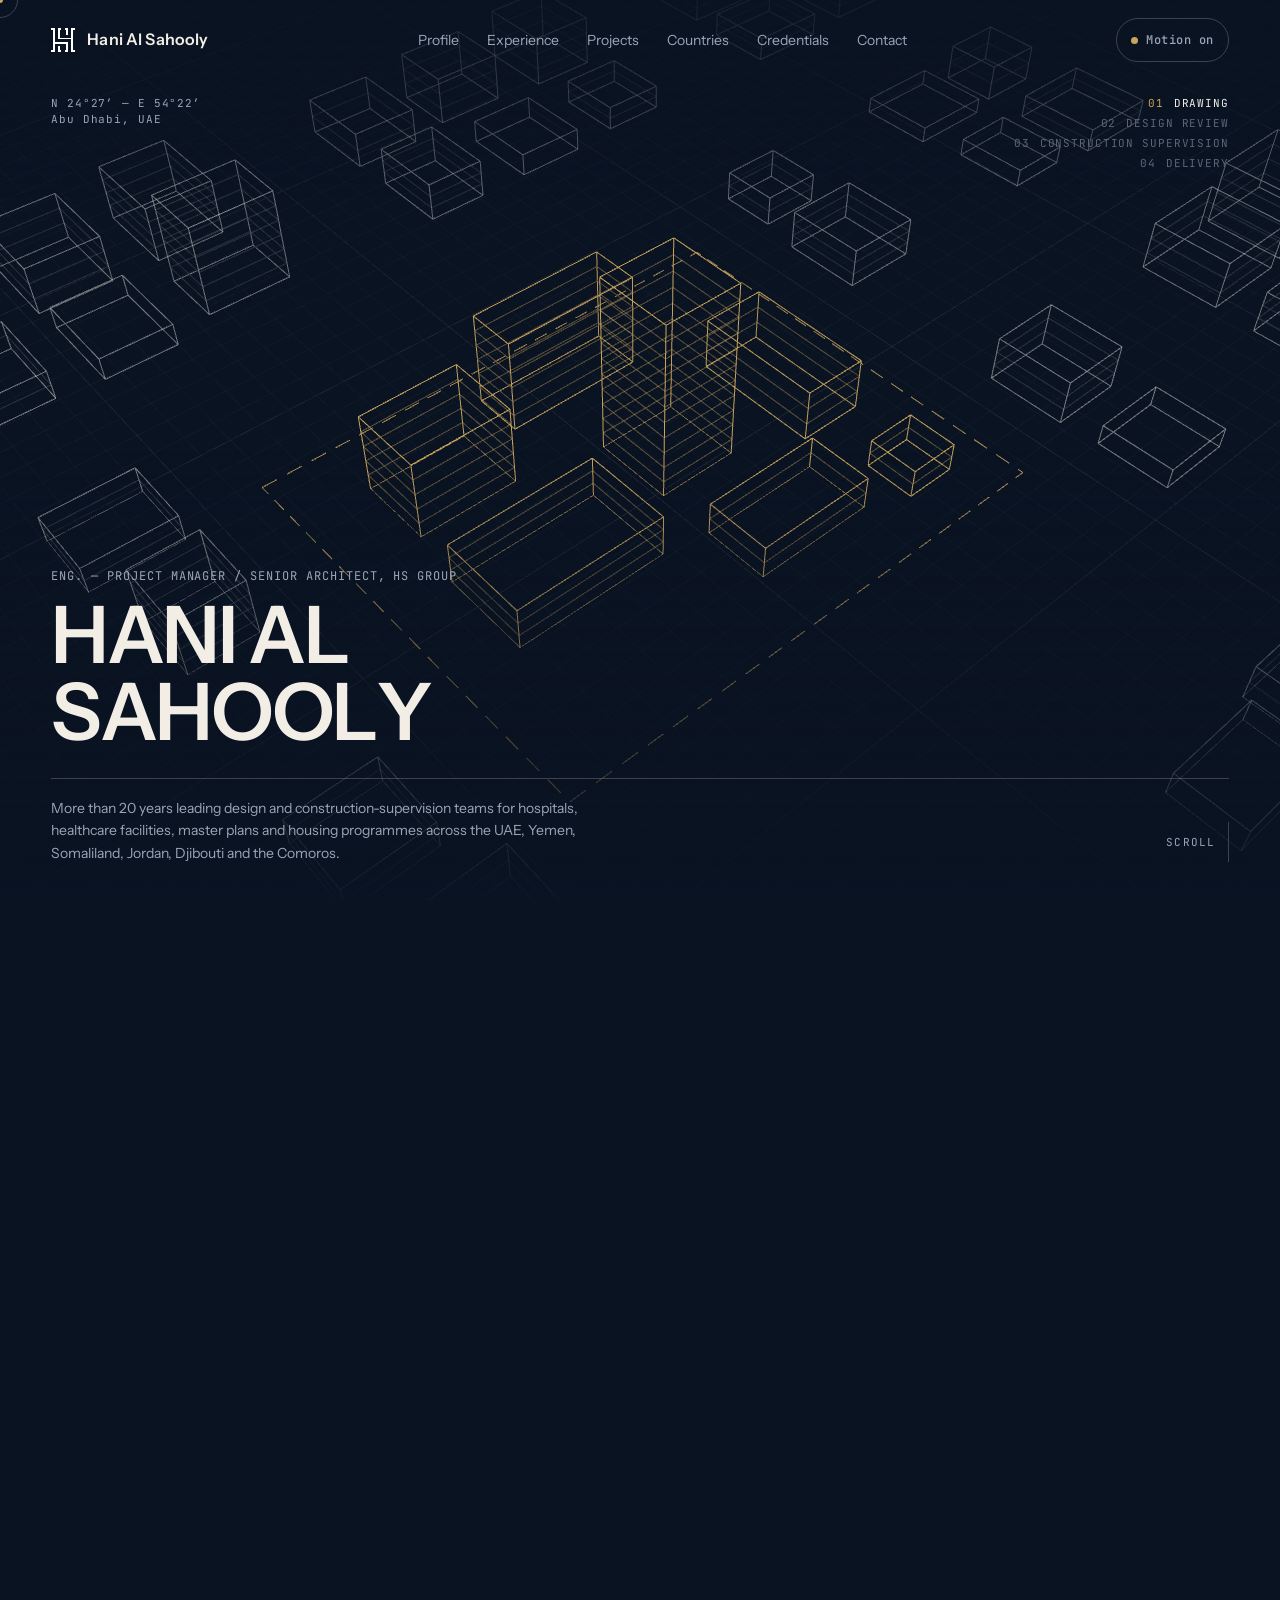
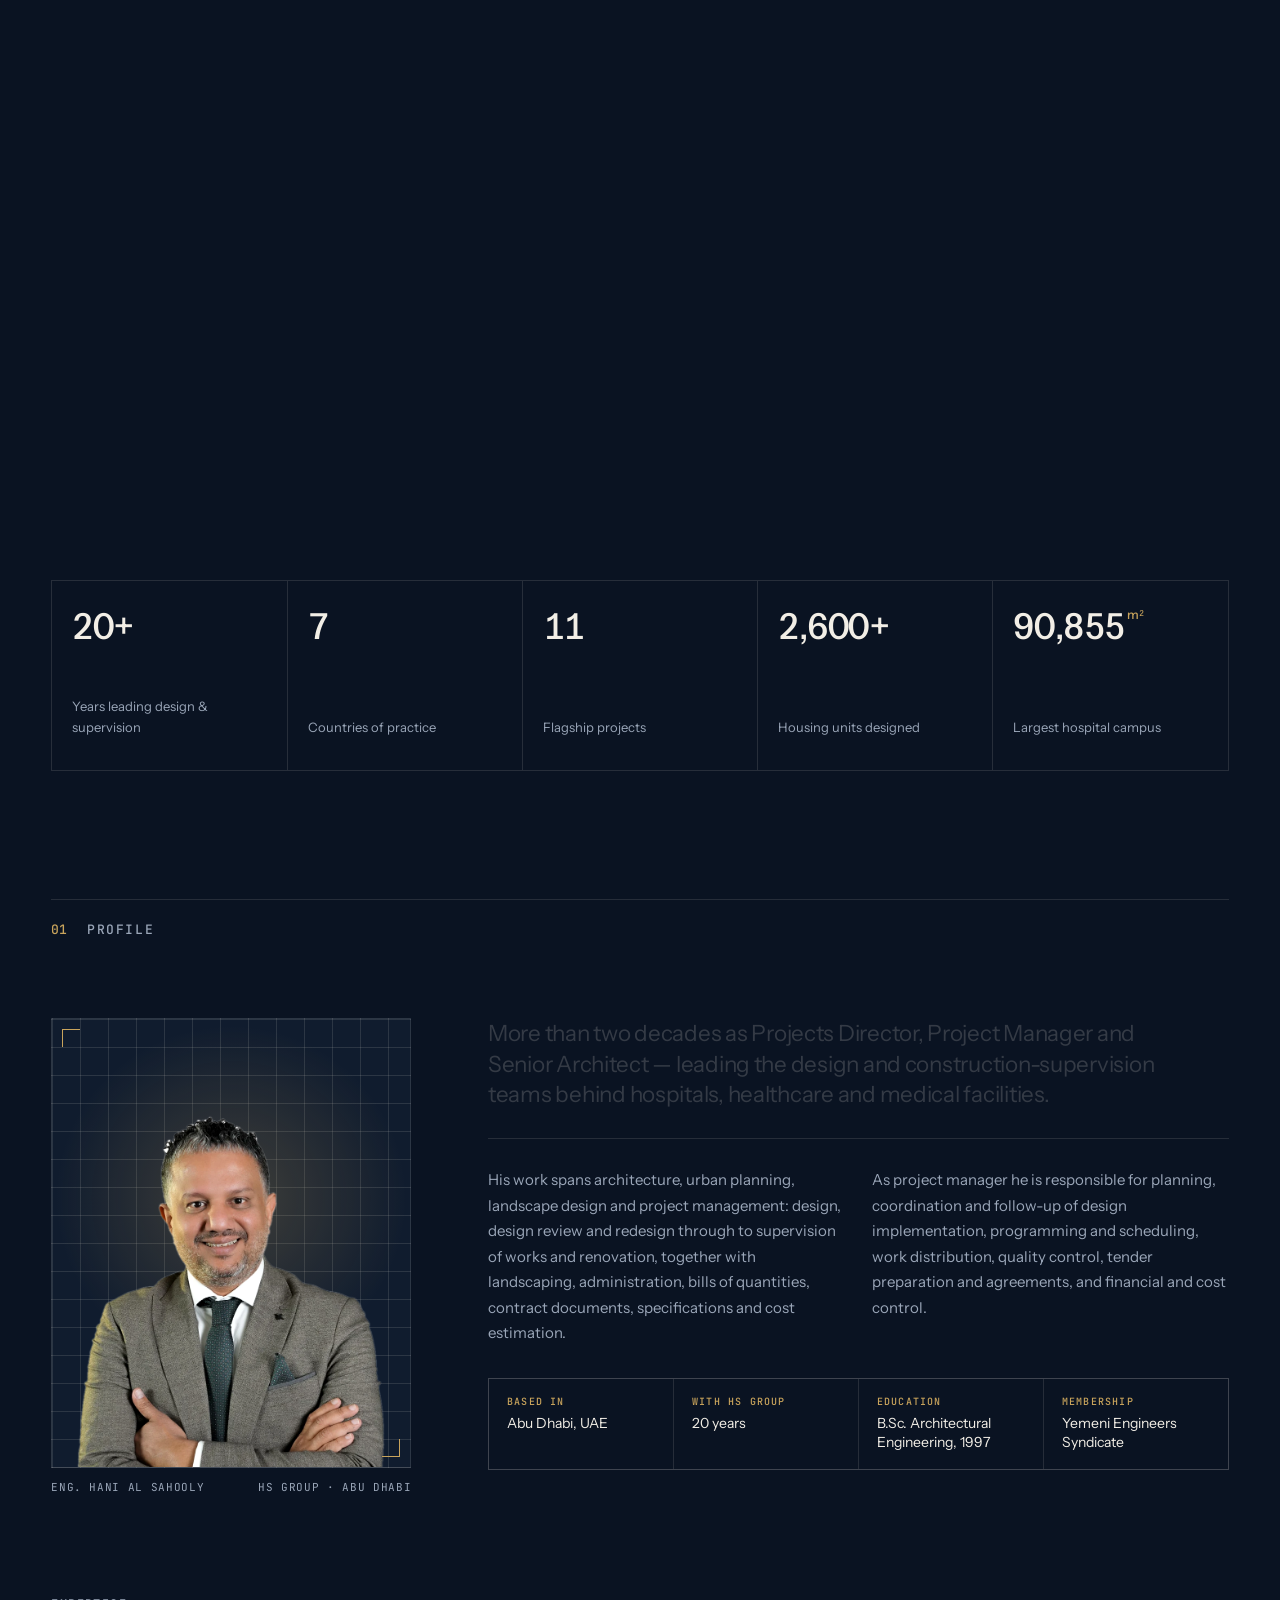
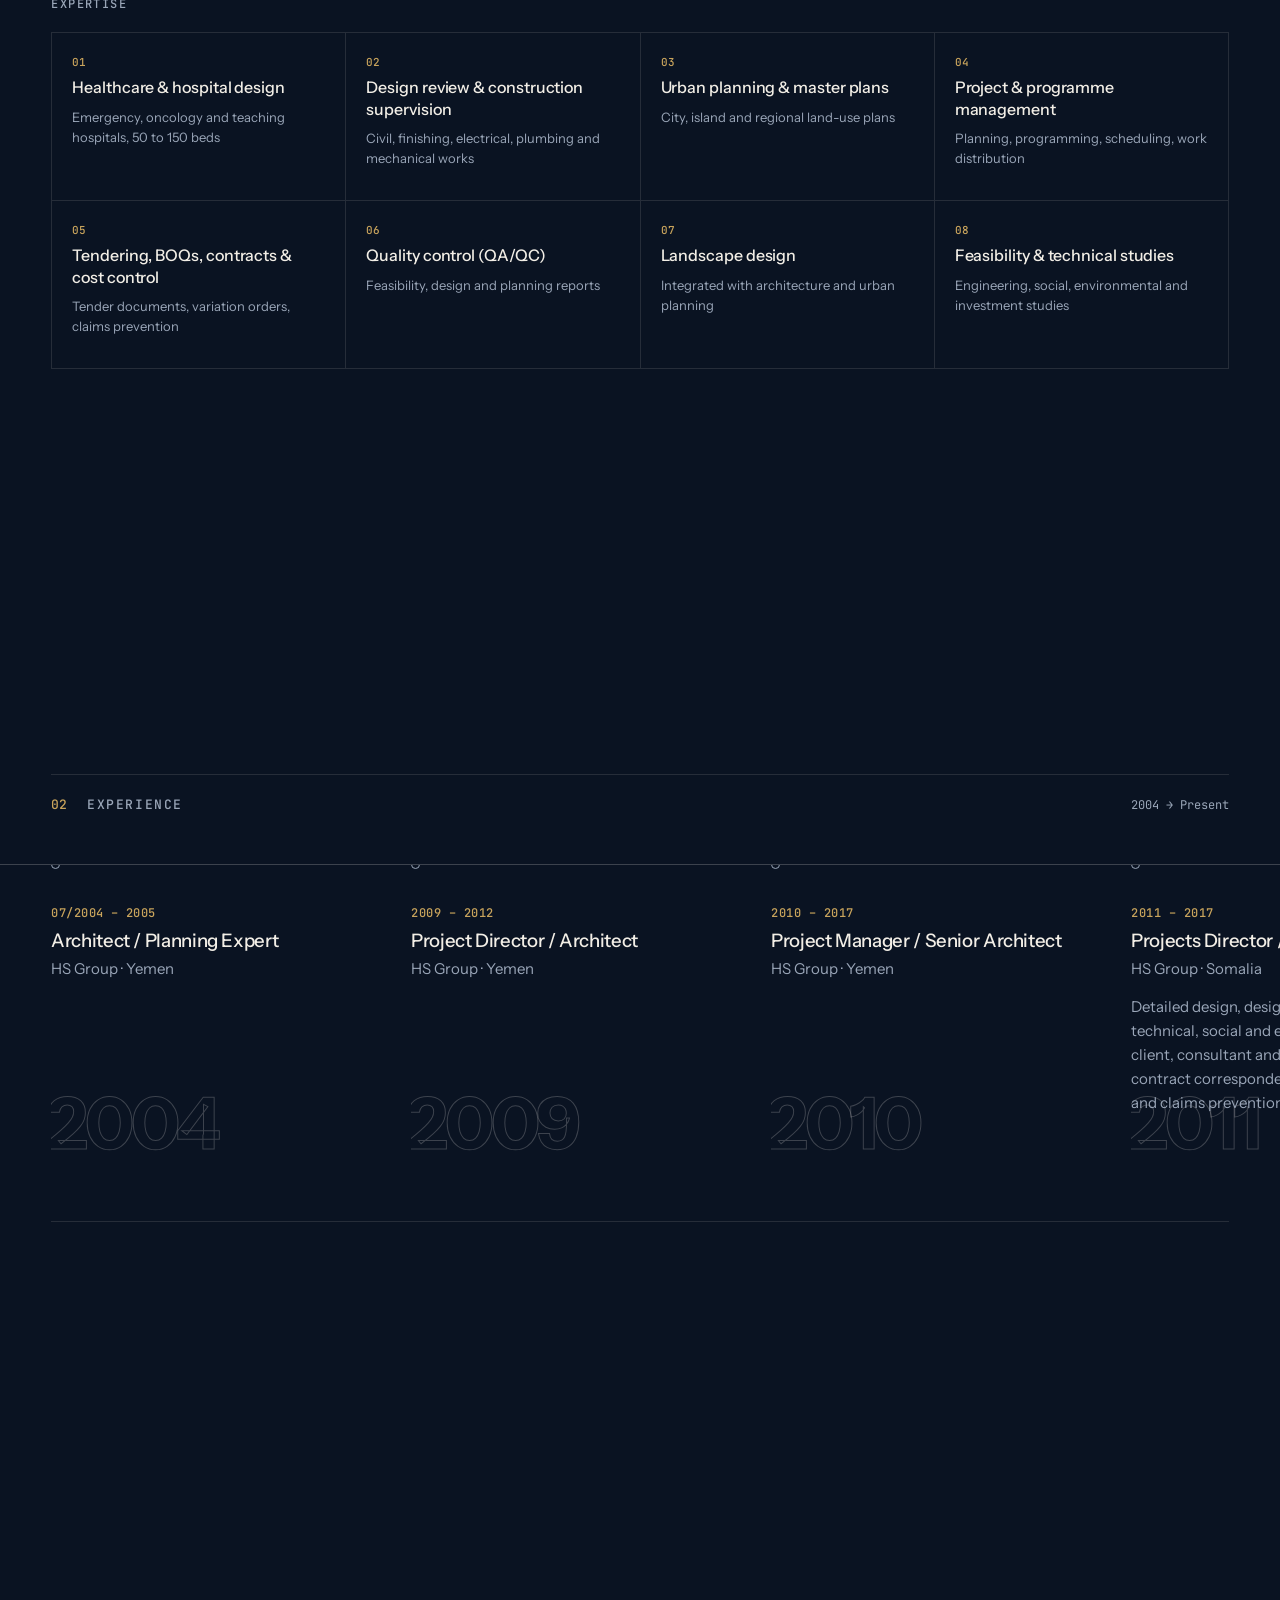
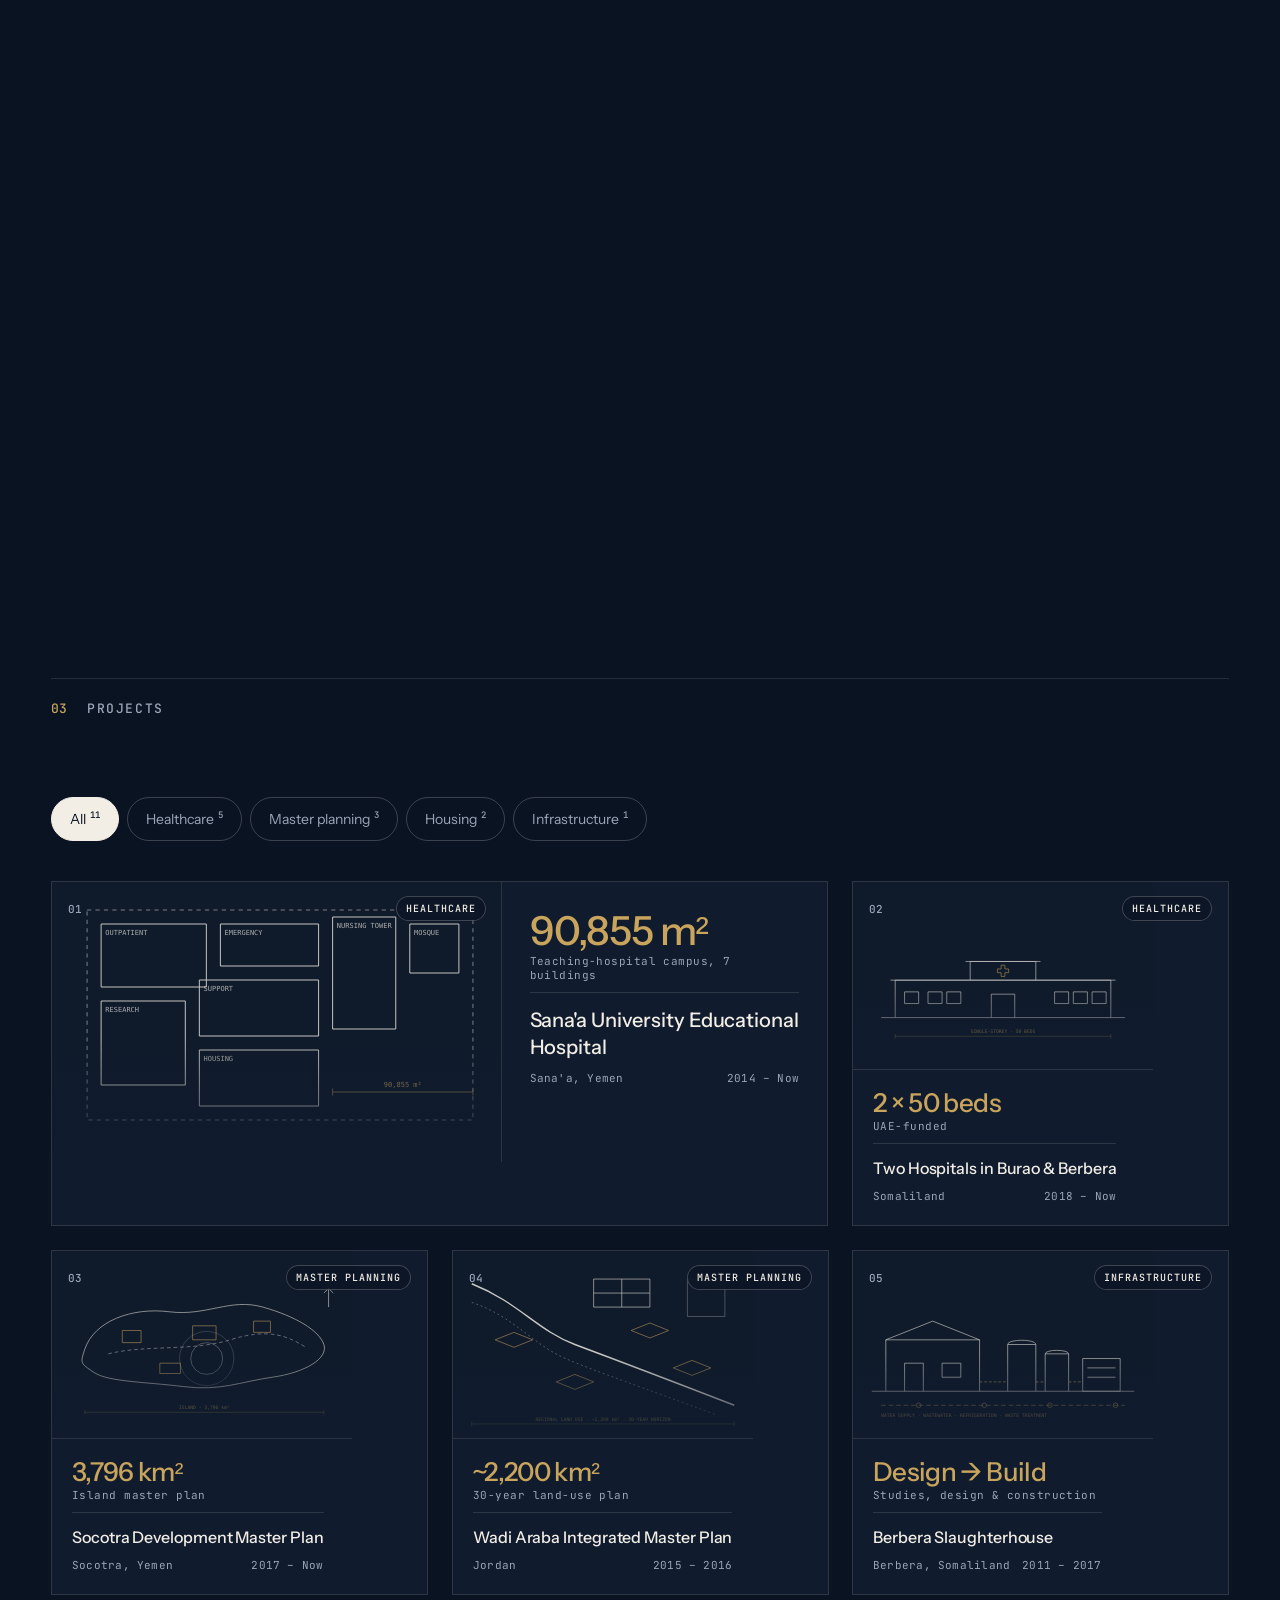
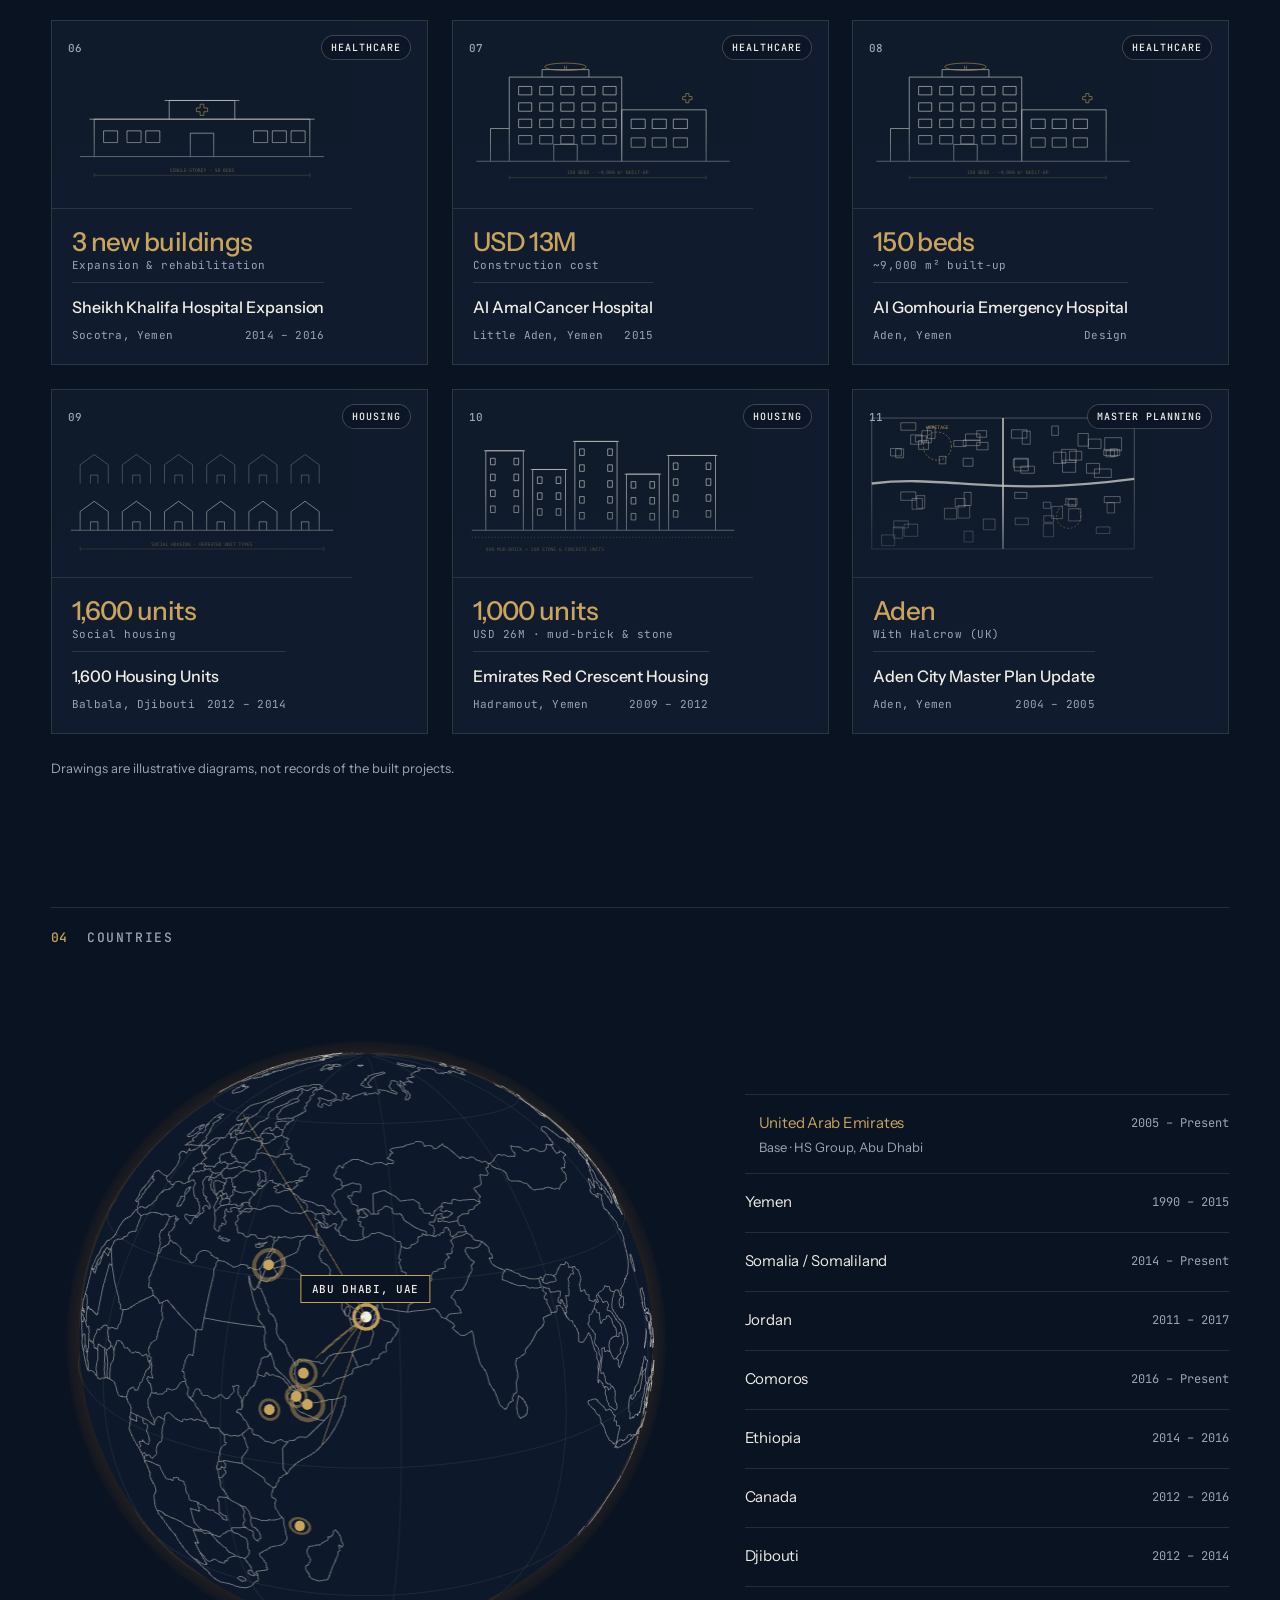
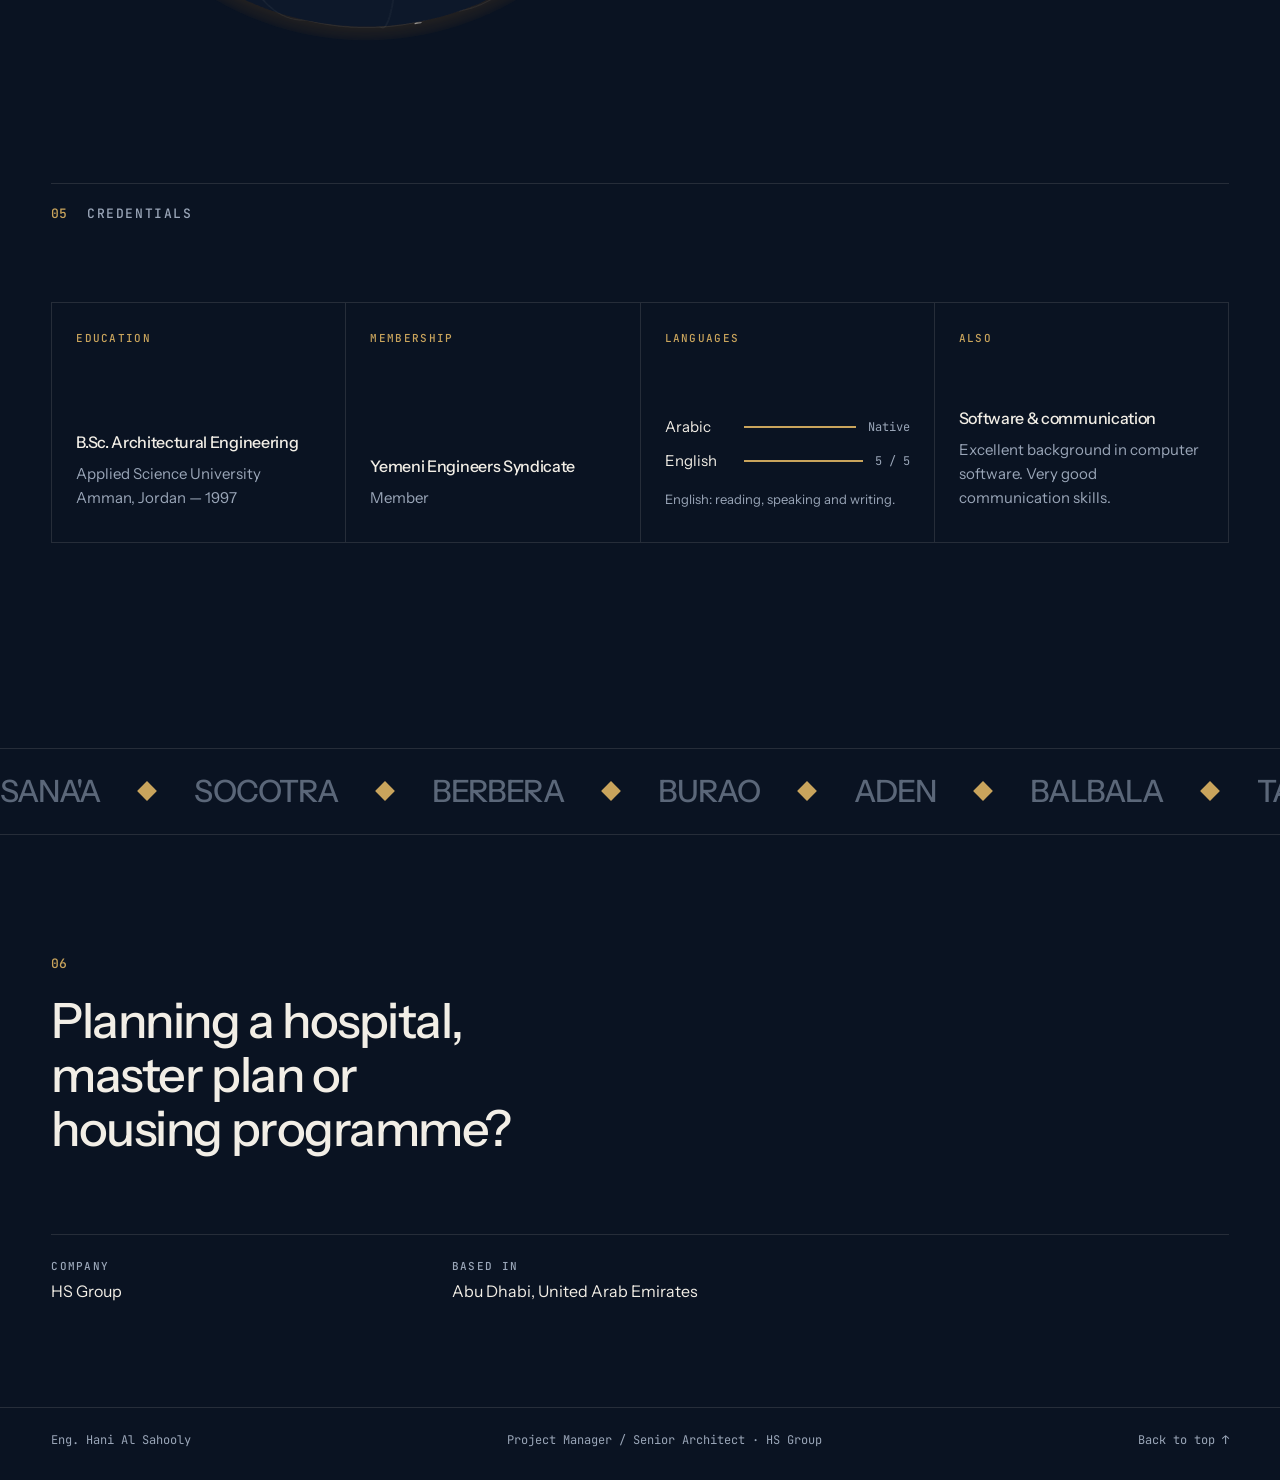
<file: index.html>
<!DOCTYPE html>
<html lang="en" class="no-js">
<head>
    <meta charset="utf-8">
    <meta name="viewport" content="width=device-width, initial-scale=1, viewport-fit=cover">
    <title>Hani Al Sahooly — Project Manager &amp; Senior Architect | HS Group</title>
    <meta name="description" content="Eng. Hani Al Sahooly — Project Manager and Senior Architect at HS Group, Abu Dhabi. 20+ years leading design and construction-supervision teams for hospitals, healthcare facilities, master plans and housing programmes across the UAE, Yemen, Somaliland, Jordan, Djibouti and the Comoros.">
    <meta name="author" content="Hani Al Sahooly">
    <meta name="theme-color" content="#0A1322">
    <meta property="og:type" content="profile">
    <meta property="og:site_name" content="Hani Al Sahooly">
    <meta property="og:title" content="Hani Al Sahooly — Project Manager &amp; Senior Architect | HS Group">
    <meta property="og:description" content="20+ years leading design and construction-supervision teams for hospitals, healthcare facilities, master plans and housing programmes.">
    <meta property="og:url" content="https://engaliabuhatem.github.io/hany_cv_3/">
    <meta property="og:image" content="https://engaliabuhatem.github.io/hany_cv_3/images/hani-al-sahooly.jpg">
    <meta name="twitter:card" content="summary_large_image">

    <link rel="preconnect" href="https://fonts.googleapis.com">
    <link rel="preconnect" href="https://fonts.gstatic.com" crossorigin>
    <link href="https://fonts.googleapis.com/css2?family=Instrument+Sans:wdth,wght@75..100,400..700&family=JetBrains+Mono:wght@400;500&display=swap" rel="stylesheet">
    <link href="css/site.css?v=10" rel="stylesheet">
    <link rel="icon" href="images/favicon.png?v=2">

    <script>
        /* Decide motion mode before first paint */
        (function () {
            var d = document.documentElement, pref = null;
            try { pref = localStorage.getItem("motion"); } catch (e) {}
            /* Motion is on unless the visitor switches it off with the Motion button.
               If the operating system asks for reduced motion, run a gentler "lite" mode
               (native scrolling, no custom cursor) instead of removing the experience. */
            var reduce = pref === "off";
            var lite = !reduce && pref === null && window.matchMedia("(prefers-reduced-motion: reduce)").matches;
            d.classList.remove("no-js");
            d.classList.add(reduce ? "motion-off" : "motion-on");
            if (lite) d.classList.add("motion-lite");
            var seen = false;
            try { seen = sessionStorage.getItem("intro") === "1"; } catch (e) {}
            if (!reduce && !seen) d.classList.add("is-loading");
        })();
    </script>

    <script type="application/ld+json">
    {
        "@context": "https://schema.org",
        "@type": "Person",
        "name": "Hani Al Sahooly",
        "honorificPrefix": "Eng.",
        "jobTitle": "Project Manager / Senior Architect",
        "worksFor": { "@type": "Organization", "name": "HS Group" },
        "alumniOf": { "@type": "CollegeOrUniversity", "name": "Applied Science University, Amman, Jordan" },
        "address": { "@type": "PostalAddress", "addressLocality": "Abu Dhabi", "addressCountry": "AE" },
        "knowsLanguage": ["Arabic", "English"],
        "memberOf": { "@type": "Organization", "name": "Yemeni Engineers Syndicate" }
    }
    </script>
</head>
<body>
    <a class="skip" href="#main">Skip to content</a>

    <!-- Intro: the HS mark is drawn, then the curtain lifts -->
    <div class="loader" aria-hidden="true">
        <svg class="loader__mark" viewBox="-4 -4 410 409"><path pathLength="1" d="M0 0L59 0L59 232L288 232L288 401L287 401L287 400L230 400L230 372L257 372L257 371L258 371L258 262L257 262L257 261L60 261L60 262L59 262L59 400L48 400L48 401L34 401L34 400L0 400L0 372L27 372L27 371L29 371L29 30L28 30L28 29L1 29L1 28L0 28Z"/><path pathLength="1" d="M114 0L173 0L173 28L172 28L172 29L144 29L144 160L145 160L145 161L342 161L342 160L343 160L343 159L342 159L342 156L343 156L343 155L342 155L342 110L343 110L343 8L342 8L342 6L343 6L343 3L342 3L342 1L343 1L343 0L402 0L402 28L401 28L401 29L373 29L373 371L374 371L374 372L402 372L402 400L401 400L401 401L400 401L400 400L397 400L397 401L396 401L396 400L343 400L343 395L342 395L342 357L343 357L343 351L342 351L342 328L343 328L343 237L342 237L342 189L341 189L341 190L340 190L340 189L119 189L119 190L118 190L118 189L114 189Z"/><path pathLength="1" d="M227 0L288 0L288 116L257 116L257 29L227 29Z"/><path pathLength="1" d="M114 305L146 305L146 371L175 371L175 400L114 400Z"/></svg>
        <span class="loader__count">0</span>
    </div>

    <div class="cursor" aria-hidden="true"><span class="cursor__dot"></span><span class="cursor__ring"></span></div>

    <header class="nav">
        <a class="nav__brand" href="#top" data-cursor>
            <img src="images/hs-logo.svg" alt="" width="24" height="24">
            <span>Hani Al Sahooly</span>
        </a>
        <nav class="nav__links" id="menu" aria-label="Main">
            <a href="#profile">Profile</a>
            <a href="#experience">Experience</a>
            <a href="#projects">Projects</a>
            <a href="#countries">Countries</a>
            <a href="#credentials">Credentials</a>
            <a href="#contact">Contact</a>
        </nav>
        <div class="nav__tools">
            <button class="motion-toggle" type="button" aria-pressed="false" data-cursor>
                <span class="motion-toggle__dot" aria-hidden="true"></span><span class="motion-toggle__label">Motion on</span>
            </button>
            <button class="menu-btn" type="button" aria-expanded="false" aria-controls="menu" data-cursor><span class="sr-only">Open menu</span><i></i><i></i></button>
        </div>
    </header>

    <main id="main">

        <!-- ============ HERO: 3D campus, drawing to building ============ -->
        <section class="hero" id="top" aria-label="Introduction">
            <div class="hero__sticky">
                <div class="hero__canvas" aria-hidden="true">
                    <svg class="hero__fallback" viewBox="0 0 800 500" preserveAspectRatio="xMidYMid slice"><g fill="none" stroke="currentColor" stroke-width="1"><path d="M120 300l180-90 260 130-180 90z"/><path d="M300 210v-90l260 130v90M120 300v-60l180-90M560 250l120-60v90l-120 60"/><path d="M380 160l60-30 120 60-60 30z"/></g></svg>
                </div>
                <div class="hero__vignette" aria-hidden="true"></div>

                <div class="hero__meta" aria-hidden="true">
                    <span>N 24°27′ — E 54°22′</span>
                    <span>Abu Dhabi, UAE</span>
                </div>

                <ol class="stages" aria-label="How a project is delivered">
                    <li class="stage is-active"><span>01</span>Drawing</li>
                    <li class="stage"><span>02</span>Design review</li>
                    <li class="stage"><span>03</span>Construction supervision</li>
                    <li class="stage"><span>04</span>Delivery</li>
                </ol>

                <div class="hero__content">
                    <p class="hero__role"><span class="mask"><span>Eng. — Project Manager / Senior Architect, HS Group</span></span></p>
                    <h1 class="hero__name" aria-label="Hani Al Sahooly"><span class="split" aria-hidden="true">Hani Al</span><span class="split" aria-hidden="true">Sahooly</span></h1>
                    <div class="hero__bottom">
                        <p class="hero__lead">More than 20 years leading design and construction-supervision teams for hospitals, healthcare facilities, master plans and housing programmes across the UAE, Yemen, Somaliland, Jordan, Djibouti and the Comoros.</p>
                        <a class="hero__cue" href="#profile" data-cursor><span>Scroll</span><i aria-hidden="true"></i></a>
                    </div>
                </div>
            </div>
        </section>

        <!-- ============ NUMBERS ============ -->
        <section class="numbers" aria-label="Career in numbers">
            <div class="numbers__grid">
                <div class="num"><span class="num__v"><span data-count="20">20</span>+</span><span class="num__k">Years leading design &amp; supervision</span></div>
                <div class="num"><span class="num__v" data-count="7">7</span><span class="num__k">Countries of practice</span></div>
                <div class="num"><span class="num__v" data-count="11">11</span><span class="num__k">Flagship projects</span></div>
                <div class="num"><span class="num__v"><span data-count="2600">2,600</span>+</span><span class="num__k">Housing units designed</span></div>
                <div class="num"><span class="num__v"><span data-count="90855">90,855</span><small>m²</small></span><span class="num__k">Largest hospital campus</span></div>
            </div>
        </section>

        <!-- ============ PROFILE ============ -->
        <section class="sec profile" id="profile" aria-labelledby="h-profile">
            <header class="sec__head">
                <span class="sec__no">01</span>
                <h2 id="h-profile" class="sec__title">Profile</h2>
            </header>
            <div class="profile__grid">
                <figure class="profile__photo">
                    <div class="profile__frame tilt" data-cursor>
                        <img src="images/hani-cutout.webp" alt="Eng. Hani Al Sahooly" width="754" height="935" loading="lazy">
                    </div>
                    <figcaption><span>Eng. Hani Al Sahooly</span><span>HS Group · Abu Dhabi</span></figcaption>
                </figure>
                <div class="profile__main">
                    <p class="profile__statement scrub-words">More than two decades as Projects Director, Project Manager and Senior Architect — leading the design and construction-supervision teams behind hospitals, healthcare and medical facilities.</p>
                    <div class="profile__text">
                        <p class="reveal">His work spans architecture, urban planning, landscape design and project management: design, design review and redesign through to supervision of works and renovation, together with landscaping, administration, bills of quantities, contract documents, specifications and cost estimation.</p>
                        <p class="reveal">As project manager he is responsible for planning, coordination and follow-up of design implementation, programming and scheduling, work distribution, quality control, tender preparation and agreements, and financial and cost control.</p>
                    </div>
                    <dl class="facts reveal">
                        <div><dt>Based in</dt><dd>Abu Dhabi, UAE</dd></div>
                        <div><dt>With HS Group</dt><dd>20 years</dd></div>
                        <div><dt>Education</dt><dd>B.Sc. Architectural Engineering, 1997</dd></div>
                        <div><dt>Membership</dt><dd>Yemeni Engineers Syndicate</dd></div>
                    </dl>
                </div>
            </div>

            <h3 class="sub reveal">Expertise</h3>
            <ul class="expertise">
                <li class="xp"><span class="xp__no">01</span><span class="xp__name">Healthcare &amp; hospital design</span><span class="xp__desc">Emergency, oncology and teaching hospitals, 50 to 150 beds</span></li>
                <li class="xp"><span class="xp__no">02</span><span class="xp__name">Design review &amp; construction supervision</span><span class="xp__desc">Civil, finishing, electrical, plumbing and mechanical works</span></li>
                <li class="xp"><span class="xp__no">03</span><span class="xp__name">Urban planning &amp; master plans</span><span class="xp__desc">City, island and regional land-use plans</span></li>
                <li class="xp"><span class="xp__no">04</span><span class="xp__name">Project &amp; programme management</span><span class="xp__desc">Planning, programming, scheduling, work distribution</span></li>
                <li class="xp"><span class="xp__no">05</span><span class="xp__name">Tendering, BOQs, contracts &amp; cost control</span><span class="xp__desc">Tender documents, variation orders, claims prevention</span></li>
                <li class="xp"><span class="xp__no">06</span><span class="xp__name">Quality control (QA/QC)</span><span class="xp__desc">Feasibility, design and planning reports</span></li>
                <li class="xp"><span class="xp__no">07</span><span class="xp__name">Landscape design</span><span class="xp__desc">Integrated with architecture and urban planning</span></li>
                <li class="xp"><span class="xp__no">08</span><span class="xp__name">Feasibility &amp; technical studies</span><span class="xp__desc">Engineering, social, environmental and investment studies</span></li>
            </ul>
        </section>

        <!-- ============ EXPERIENCE (horizontal on desktop) ============ -->
        <section class="experience" id="experience" aria-labelledby="h-exp">
            <div class="experience__pin">
                <header class="sec__head experience__head">
                    <span class="sec__no">02</span>
                    <h2 id="h-exp" class="sec__title">Experience</h2>
                    <span class="experience__hint" aria-hidden="true">2004 → Present</span>
                </header>
                <div class="experience__track">
                    <ol class="tl">
                        <li class="tl__item"><span class="tl__date">07/2004 – 2005</span><h3>Architect / Planning Expert</h3><p class="tl__org">HS Group · Yemen</p></li>
                        <li class="tl__item"><span class="tl__date">2009 – 2012</span><h3>Project Director / Architect</h3><p class="tl__org">HS Group · Yemen</p></li>
                        <li class="tl__item"><span class="tl__date">2010 – 2017</span><h3>Project Manager / Senior Architect</h3><p class="tl__org">HS Group · Yemen</p></li>
                        <li class="tl__item tl__item--wide"><span class="tl__date">2011 – 2017</span><h3>Projects Director / Senior Architect (Planner)</h3><p class="tl__org">HS Group · Somalia</p><p>Detailed design, design review, construction supervision, and technical, social and environmental studies. Coordinated client, consultant and contractor interfaces: payments, contract correspondence, tender documents, variation orders and claims prevention.</p></li>
                        <li class="tl__item tl__item--wide"><span class="tl__date">01/2011 – Present</span><h3>Projects' Manager / Senior Architect</h3><p class="tl__org">HS International · UAE — UAE, Somalia, Ethiopia, Comoros, Yemen</p><p>Project manager and quality control for UAE and Yemen projects; responsible for planning administration, human resources, project management, marketing and public relations, and financial and administrative management.</p></li>
                        <li class="tl__item"><span class="tl__date">2012 – 2014</span><h3>Project Director / QC</h3><p class="tl__org">HS Group</p></li>
                        <li class="tl__item"><span class="tl__date">2015 – 2016</span><h3>Project Director / Head of QACs / Senior Urban Planner</h3><p class="tl__org">HS Group · Jordan</p></li>
                        <li class="tl__item"><span class="tl__date">07/2017 – Present</span><h3>Project Manager</h3><p class="tl__org">HS Group · Yemen (Socotra)</p></li>
                        <li class="tl__item tl__item--now"><span class="tl__date">01/2018 – Present</span><h3>Project Manager / Senior Architect</h3><p class="tl__org">HS Group · Abu Dhabi</p></li>
                    </ol>
                </div>
                <div class="experience__bar" aria-hidden="true"><span></span></div>
            </div>
        </section>

        <!-- ============ PROJECTS ============ -->
        <section class="sec projects" id="projects" aria-labelledby="h-proj">
            <header class="sec__head">
                <span class="sec__no">03</span>
                <h2 id="h-proj" class="sec__title">Projects</h2>
            </header>
            <div class="filter" role="group" aria-label="Filter projects by type">
                <button type="button" data-filter="all" aria-pressed="true" data-cursor>All<sup>11</sup></button>
                <button type="button" data-filter="healthcare" aria-pressed="false" data-cursor>Healthcare<sup>5</sup></button>
                <button type="button" data-filter="planning" aria-pressed="false" data-cursor>Master planning<sup>3</sup></button>
                <button type="button" data-filter="housing" aria-pressed="false" data-cursor>Housing<sup>2</sup></button>
                <button type="button" data-filter="infrastructure" aria-pressed="false" data-cursor>Infrastructure<sup>1</sup></button>
            </div>

            <ul class="plist">
                <li class="p p--wide" data-cat="healthcare" data-id="p1">
                    <button type="button" class="p__btn" data-cursor="view" aria-label="Sana'a University Educational Hospital — open details">
                        <span class="p__media"><img src="images/projects/hospital-campus.svg" alt="" loading="lazy" width="640" height="400"></span>
                        <span class="p__top"><span class="p__no">01</span><span class="p__tag">Healthcare</span></span>
                        <span class="p__body">
                            <span class="p__stat">90,855 m²<small>Teaching-hospital campus, 7 buildings</small></span>
                            <span class="p__name">Sana'a University Educational Hospital</span>
                            <span class="p__meta"><span>Sana'a, Yemen</span><span>2014 – Now</span></span>
                        </span>
                        <span class="p__go" aria-hidden="true">→</span>
                    </button>
                </li>
                <li class="p" data-cat="healthcare" data-id="p2">
                    <button type="button" class="p__btn" data-cursor="view" aria-label="Two Hospitals in Burao and Berbera — open details">
                        <span class="p__media"><img src="images/projects/hospital-low.svg" alt="" loading="lazy" width="640" height="400"></span>
                        <span class="p__top"><span class="p__no">02</span><span class="p__tag">Healthcare</span></span>
                        <span class="p__body">
                            <span class="p__stat">2 × 50 beds<small>UAE-funded</small></span>
                            <span class="p__name">Two Hospitals in Burao &amp; Berbera</span>
                            <span class="p__meta"><span>Somaliland</span><span>2018 – Now</span></span>
                        </span>
                        <span class="p__go" aria-hidden="true">→</span>
                    </button>
                </li>
                <li class="p" data-cat="planning" data-id="p3">
                    <button type="button" class="p__btn" data-cursor="view" aria-label="Socotra Development Master Plan — open details">
                        <span class="p__media"><img src="images/projects/island-plan.svg" alt="" loading="lazy" width="640" height="400"></span>
                        <span class="p__top"><span class="p__no">03</span><span class="p__tag">Master planning</span></span>
                        <span class="p__body">
                            <span class="p__stat">3,796 km²<small>Island master plan</small></span>
                            <span class="p__name">Socotra Development Master Plan</span>
                            <span class="p__meta"><span>Socotra, Yemen</span><span>2017 – Now</span></span>
                        </span>
                        <span class="p__go" aria-hidden="true">→</span>
                    </button>
                </li>
                <li class="p" data-cat="planning" data-id="p4">
                    <button type="button" class="p__btn" data-cursor="view" aria-label="Wadi Araba Integrated Master Plan — open details">
                        <span class="p__media"><img src="images/projects/valley-plan.svg" alt="" loading="lazy" width="640" height="400"></span>
                        <span class="p__top"><span class="p__no">04</span><span class="p__tag">Master planning</span></span>
                        <span class="p__body">
                            <span class="p__stat">~2,200 km²<small>30-year land-use plan</small></span>
                            <span class="p__name">Wadi Araba Integrated Master Plan</span>
                            <span class="p__meta"><span>Jordan</span><span>2015 – 2016</span></span>
                        </span>
                        <span class="p__go" aria-hidden="true">→</span>
                    </button>
                </li>
                <li class="p" data-cat="infrastructure" data-id="p5">
                    <button type="button" class="p__btn" data-cursor="view" aria-label="Berbera Slaughterhouse — open details">
                        <span class="p__media"><img src="images/projects/infrastructure.svg" alt="" loading="lazy" width="640" height="400"></span>
                        <span class="p__top"><span class="p__no">05</span><span class="p__tag">Infrastructure</span></span>
                        <span class="p__body">
                            <span class="p__stat">Design → Build<small>Studies, design &amp; construction</small></span>
                            <span class="p__name">Berbera Slaughterhouse</span>
                            <span class="p__meta"><span>Berbera, Somaliland</span><span>2011 – 2017</span></span>
                        </span>
                        <span class="p__go" aria-hidden="true">→</span>
                    </button>
                </li>
                <li class="p" data-cat="healthcare" data-id="p6">
                    <button type="button" class="p__btn" data-cursor="view" aria-label="Sheikh Khalifa Hospital Expansion — open details">
                        <span class="p__media"><img src="images/projects/hospital-low.svg" alt="" loading="lazy" width="640" height="400"></span>
                        <span class="p__top"><span class="p__no">06</span><span class="p__tag">Healthcare</span></span>
                        <span class="p__body">
                            <span class="p__stat">3 new buildings<small>Expansion &amp; rehabilitation</small></span>
                            <span class="p__name">Sheikh Khalifa Hospital Expansion</span>
                            <span class="p__meta"><span>Socotra, Yemen</span><span>2014 – 2016</span></span>
                        </span>
                        <span class="p__go" aria-hidden="true">→</span>
                    </button>
                </li>
                <li class="p" data-cat="healthcare" data-id="p7">
                    <button type="button" class="p__btn" data-cursor="view" aria-label="Al Amal Cancer Hospital — open details">
                        <span class="p__media"><img src="images/projects/hospital-tower.svg" alt="" loading="lazy" width="640" height="400"></span>
                        <span class="p__top"><span class="p__no">07</span><span class="p__tag">Healthcare</span></span>
                        <span class="p__body">
                            <span class="p__stat">USD 13M<small>Construction cost</small></span>
                            <span class="p__name">Al Amal Cancer Hospital</span>
                            <span class="p__meta"><span>Little Aden, Yemen</span><span>2015</span></span>
                        </span>
                        <span class="p__go" aria-hidden="true">→</span>
                    </button>
                </li>
                <li class="p" data-cat="healthcare" data-id="p8">
                    <button type="button" class="p__btn" data-cursor="view" aria-label="Al Gomhouria Emergency Hospital — open details">
                        <span class="p__media"><img src="images/projects/hospital-tower.svg" alt="" loading="lazy" width="640" height="400"></span>
                        <span class="p__top"><span class="p__no">08</span><span class="p__tag">Healthcare</span></span>
                        <span class="p__body">
                            <span class="p__stat">150 beds<small>~9,000 m² built-up</small></span>
                            <span class="p__name">Al Gomhouria Emergency Hospital</span>
                            <span class="p__meta"><span>Aden, Yemen</span><span>Design</span></span>
                        </span>
                        <span class="p__go" aria-hidden="true">→</span>
                    </button>
                </li>
                <li class="p" data-cat="housing" data-id="p9">
                    <button type="button" class="p__btn" data-cursor="view" aria-label="1,600 Housing Units — open details">
                        <span class="p__media"><img src="images/projects/housing.svg" alt="" loading="lazy" width="640" height="400"></span>
                        <span class="p__top"><span class="p__no">09</span><span class="p__tag">Housing</span></span>
                        <span class="p__body">
                            <span class="p__stat">1,600 units<small>Social housing</small></span>
                            <span class="p__name">1,600 Housing Units</span>
                            <span class="p__meta"><span>Balbala, Djibouti</span><span>2012 – 2014</span></span>
                        </span>
                        <span class="p__go" aria-hidden="true">→</span>
                    </button>
                </li>
                <li class="p" data-cat="housing" data-id="p10">
                    <button type="button" class="p__btn" data-cursor="view" aria-label="Emirates Red Crescent Housing — open details">
                        <span class="p__media"><img src="images/projects/housing-vernacular.svg" alt="" loading="lazy" width="640" height="400"></span>
                        <span class="p__top"><span class="p__no">10</span><span class="p__tag">Housing</span></span>
                        <span class="p__body">
                            <span class="p__stat">1,000 units<small>USD 26M · mud-brick &amp; stone</small></span>
                            <span class="p__name">Emirates Red Crescent Housing</span>
                            <span class="p__meta"><span>Hadramout, Yemen</span><span>2009 – 2012</span></span>
                        </span>
                        <span class="p__go" aria-hidden="true">→</span>
                    </button>
                </li>
                <li class="p" data-cat="planning" data-id="p11">
                    <button type="button" class="p__btn" data-cursor="view" aria-label="Aden City Master Plan Update — open details">
                        <span class="p__media"><img src="images/projects/city-plan.svg" alt="" loading="lazy" width="640" height="400"></span>
                        <span class="p__top"><span class="p__no">11</span><span class="p__tag">Master planning</span></span>
                        <span class="p__body">
                            <span class="p__stat">Aden<small>With Halcrow (UK)</small></span>
                            <span class="p__name">Aden City Master Plan Update</span>
                            <span class="p__meta"><span>Aden, Yemen</span><span>2004 – 2005</span></span>
                        </span>
                        <span class="p__go" aria-hidden="true">→</span>
                    </button>
                </li>
            </ul>
            <p class="note">Drawings are illustrative diagrams, not records of the built projects.</p>

        </section>

        <!-- Project details (rendered into the dialog by main.js) -->
        <template id="project-data">
            <article data-id="p1" data-img="hospital-campus">
                <h3>Sana'a University Educational Hospital</h3>
                <p class="d__meta">Sana'a, Yemen · 11/2014 – Present · Healthcare</p>
                <p>Design review and construction supervision of a 90,855 m² teaching-hospital campus: civil, finishing, electrical, plumbing and mechanical works. Buildings include the Research Center, Housing &amp; Dormitory, Support Facilities, Emergency, Nursing Tower, Mosque and Outpatient Department.</p>
                <dl><div><dt>Role</dt><dd>Senior Architect</dd></div><div><dt>Area</dt><dd>90,855 m²</dd></div><div><dt>Buildings</dt><dd>7</dd></div></dl>
            </article>
            <article data-id="p2" data-img="hospital-low">
                <h3>Two Hospitals in Burao and Berbera</h3>
                <p class="d__meta">Somaliland · 01/2018 – Present · Healthcare</p>
                <p>Design review and construction supervision of two single-storey, 50-bed hospitals — one in Burao and one in Berbera.</p>
                <dl><div><dt>Role</dt><dd>Project Manager / Senior Architect</dd></div><div><dt>Funded by</dt><dd>UAE</dd></div><div><dt>Beds</dt><dd>2 × 50</dd></div></dl>
            </article>
            <article data-id="p3" data-img="island-plan">
                <h3>Socotra Development Master Plan</h3>
                <p class="d__meta">Socotra, Yemen · 07/2017 – Present · Master planning</p>
                <p>Master plan for Socotra, the largest island of the archipelago in the Arabian Sea (3,796 km²; the archipelago is about 250 km long). Engineering feasibility studies and coordination with international and private funding agencies, aimed at controlling growth, attracting investment, improving living conditions and preserving the environment and biodiversity.</p>
                <dl><div><dt>Role</dt><dd>Project Manager</dd></div><div><dt>Island area</dt><dd>3,796 km²</dd></div></dl>
            </article>
            <article data-id="p4" data-img="valley-plan">
                <h3>Wadi Araba Integrated Master Plan</h3>
                <p class="d__meta">Jordan · 2015 – 2016 · Master planning</p>
                <p>Integrated land-use master plan for a sensitive border area of about 2,200 km², for the Jordan Valley Authority: 30-year infrastructure requirements aligned with investment, residential and tourism growth, an investment-potential assessment, marketing strategy and implementation programmes.</p>
                <dl><div><dt>Role</dt><dd>Project Director / Head of QACs / Senior Urban Planner</dd></div><div><dt>Client</dt><dd>Jordan Valley Authority</dd></div><div><dt>Area</dt><dd>~2,200 km²</dd></div></dl>
            </article>
            <article data-id="p5" data-img="infrastructure">
                <h3>Slaughterhouse — Technical Studies, Detailed Design &amp; Construction</h3>
                <p class="d__meta">Berbera, Somaliland · 2011 – 2017 · Infrastructure</p>
                <p>Main slaughterhouse buildings, water storage tanks, water supply network and wastewater collection, refrigeration, and waste collection and treatment facilities.</p>
                <dl><div><dt>Role</dt><dd>Projects Director</dd></div></dl>
            </article>
            <article data-id="p6" data-img="hospital-low">
                <h3>Expansion of Sheikh Khalifa Bin Zayed Al Nahyan Hospital</h3>
                <p class="d__meta">Socotra, Yemen · 12/2014 – 12/2016 · Healthcare</p>
                <p>Expansion, reconstruction and rehabilitation, including three new buildings for external clinics, kitchen and medical facilities. Design review and construction supervision.</p>
                <dl><div><dt>Role</dt><dd>Project Manager</dd></div><div><dt>New buildings</dt><dd>3</dd></div></dl>
            </article>
            <article data-id="p7" data-img="hospital-tower">
                <h3>Al Amal Cancer Hospital</h3>
                <p class="d__meta">Little Aden, Yemen · 02/2015 – 11/2015 · Healthcare</p>
                <p>Design review and construction supervision on a site of about 50,000 m².</p>
                <dl><div><dt>Role</dt><dd>Project Manager</dd></div><div><dt>Construction cost</dt><dd>USD 13M</dd></div><div><dt>Site</dt><dd>~50,000 m²</dd></div></dl>
            </article>
            <article data-id="p8" data-img="hospital-tower">
                <h3>Al Gomhouria Hospital — New Emergency Hospital Design</h3>
                <p class="d__meta">Khormaksar, Aden, Yemen · Healthcare</p>
                <p>A 150-bed emergency hospital of about 9,000 m² built-up area: imaging, laboratories, rehabilitation, surgery, endoscopy, large outpatient and ambulatory care, inpatient and ICU; electro-mechanical plant, kitchen and laundry, CSSD, solid-waste treatment, helipad, parking, mosque, nurses' housing and administration.</p>
                <dl><div><dt>Beds</dt><dd>150</dd></div><div><dt>Built-up area</dt><dd>~9,000 m²</dd></div></dl>
            </article>
            <article data-id="p9" data-img="housing">
                <h3>1,600 Housing Units</h3>
                <p class="d__meta">Balbala, Djibouti · 2012 – 2014 · Housing</p>
                <p>Individual and collective social housing. Quality control of the feasibility, design, planning and preliminary architectural and urban-planning reports.</p>
                <dl><div><dt>Role</dt><dd>Project Director / QC</dd></div><div><dt>Funded by</dt><dd>WATANIA Real Estate, Kuwait</dd></div><div><dt>Units</dt><dd>1,600</dd></div></dl>
            </article>
            <article data-id="p10" data-img="housing-vernacular">
                <h3>Emirates Red Crescent Housing Programme</h3>
                <p class="d__meta">Hadramout, Yemen · 2009 – 2012 · Housing</p>
                <p>800 mud-brick housing units in Tarim (USD 20M) and 200 stone and concrete units in Mukalla (USD 6M). Feasibility, design and preliminary architectural services.</p>
                <dl><div><dt>Role</dt><dd>Project Director / Architect</dd></div><div><dt>Units</dt><dd>1,000</dd></div><div><dt>Value</dt><dd>USD 26M</dd></div></dl>
            </article>
            <article data-id="p11" data-img="city-plan">
                <h3>Revising &amp; Updating the Master Plan of Aden City</h3>
                <p class="d__meta">Aden, Yemen · 07/2004 – 2005 · Master planning</p>
                <p>In association with Halcrow (UK): building-stock and building-height analysis, rehabilitation zones, urban fabric, and heritage landmarks identified for preservation.</p>
                <dl><div><dt>Role</dt><dd>Architect / Planning Expert</dd></div><div><dt>Partner</dt><dd>Halcrow (UK)</dd></div></dl>
            </article>
        </template>

        <dialog class="detail" aria-labelledby="detail-title">
            <div class="detail__inner">
                <button class="detail__close" type="button" data-cursor>Close<span aria-hidden="true"> ✕</span></button>
                <figure class="detail__fig"><img alt="" width="640" height="400"></figure>
                <div class="detail__body"></div>
                <div class="detail__nav">
                    <button type="button" class="detail__prev" data-cursor>← Previous</button>
                    <button type="button" class="detail__next" data-cursor>Next →</button>
                </div>
            </div>
        </dialog>

        <!-- ============ COUNTRIES: 3D globe ============ -->
        <section class="sec countries" id="countries" aria-labelledby="h-countries">
            <header class="sec__head">
                <span class="sec__no">04</span>
                <h2 id="h-countries" class="sec__title">Countries</h2>
            </header>
            <div class="countries__wrap">
                <div class="globe" aria-hidden="true">
                    <div class="globe__canvas"></div>
                    <div class="globe__tip"></div>
                </div>
                <ul class="clist">
                    <li><button type="button" data-country="ae" data-cursor><span class="clist__n">United Arab Emirates</span><span class="clist__y">2005 – Present</span><span class="clist__p">Base · HS Group, Abu Dhabi</span></button></li>
                    <li><button type="button" data-country="ye" data-cursor><span class="clist__n">Yemen</span><span class="clist__y">1990 – 2015</span><span class="clist__p">Sana'a University Hospital · Socotra · Aden · Hadramout</span></button></li>
                    <li><button type="button" data-country="so" data-cursor><span class="clist__n">Somalia / Somaliland</span><span class="clist__y">2014 – Present</span><span class="clist__p">Burao &amp; Berbera hospitals · Berbera slaughterhouse</span></button></li>
                    <li><button type="button" data-country="jo" data-cursor><span class="clist__n">Jordan</span><span class="clist__y">2011 – 2017</span><span class="clist__p">Wadi Araba Integrated Master Plan</span></button></li>
                    <li><button type="button" data-country="km" data-cursor><span class="clist__n">Comoros</span><span class="clist__y">2016 – Present</span><span class="clist__p">HS International projects</span></button></li>
                    <li><button type="button" data-country="et" data-cursor><span class="clist__n">Ethiopia</span><span class="clist__y">2014 – 2016</span><span class="clist__p">HS International projects</span></button></li>
                    <li><button type="button" data-country="ca" data-cursor><span class="clist__n">Canada</span><span class="clist__y">2012 – 2016</span><span class="clist__p">Country experience</span></button></li>
                    <li><button type="button" data-country="dj" data-cursor><span class="clist__n">Djibouti</span><span class="clist__y">2012 – 2014</span><span class="clist__p">1,600 housing units, Balbala</span></button></li>
                </ul>
            </div>
        </section>

        <!-- ============ CREDENTIALS ============ -->
        <section class="sec creds" id="credentials" aria-labelledby="h-creds">
            <header class="sec__head">
                <span class="sec__no">05</span>
                <h2 id="h-creds" class="sec__title">Credentials</h2>
            </header>
            <div class="creds__grid">
                <article class="cred reveal">
                    <span class="cred__k">Education</span>
                    <h3>B.Sc. Architectural Engineering</h3>
                    <p>Applied Science University<br>Amman, Jordan — 1997</p>
                </article>
                <article class="cred reveal">
                    <span class="cred__k">Membership</span>
                    <h3>Yemeni Engineers Syndicate</h3>
                    <p>Member</p>
                </article>
                <article class="cred reveal">
                    <span class="cred__k">Languages</span>
                    <div class="lang"><span>Arabic</span><span class="lang__bar"><i style="--v:1"></i></span><span>Native</span></div>
                    <div class="lang"><span>English</span><span class="lang__bar"><i style="--v:1"></i></span><span>5 / 5</span></div>
                    <p class="cred__s">English: reading, speaking and writing.</p>
                </article>
                <article class="cred reveal">
                    <span class="cred__k">Also</span>
                    <h3>Software &amp; communication</h3>
                    <p>Excellent background in computer software. Very good communication skills.</p>
                </article>
            </div>
        </section>

        <!-- ============ CONTACT ============ -->
        <section class="contact" id="contact" aria-labelledby="h-contact">
            <div class="marquee" aria-hidden="true">
                <div class="marquee__row">
                    <span>Sana'a</span><i></i><span>Socotra</span><i></i><span>Berbera</span><i></i><span>Burao</span><i></i><span>Aden</span><i></i><span>Balbala</span><i></i><span>Tarim</span><i></i><span>Mukalla</span><i></i><span>Wadi Araba</span><i></i><span>Abu Dhabi</span><i></i>
                </div>
            </div>
            <div class="contact__inner">
                <span class="sec__no">06</span>
                <h2 id="h-contact" class="contact__title"><span class="mask"><span>Planning a hospital,</span></span> <span class="mask"><span>master plan or</span></span> <span class="mask"><span>housing programme?</span></span></h2>
                <div class="contact__info">
                    <p><span>Company</span>HS Group</p>
                    <p><span>Based in</span>Abu Dhabi, United Arab Emirates</p>
                </div>
            </div>
        </section>
    </main>

    <footer class="foot">
        <span>Eng. Hani Al Sahooly</span>
        <span>Project Manager / Senior Architect · HS Group</span>
        <a href="#top" data-cursor>Back to top ↑</a>
    </footer>

    <script src="js/vendor/gsap.min.js" defer></script>
    <script src="js/vendor/ScrollTrigger.min.js" defer></script>
    <script src="js/vendor/lenis.min.js" defer></script>
    <script src="js/main.js?v=10" defer></script>
    <script type="module" src="js/hero3d.js?v=9"></script>
    <script type="module" src="js/globe.js?v=9"></script>
</body>
</html>
</file>
<file: css/site.css>
/* ==========================================================
   Eng. Hani Al Sahooly — "From drawing to building"
   ========================================================== */

:root {
    --bg: #0A1322;
    --bg-2: #101C2E;
    --bg-3: #16243A;
    --fg: #F2EEE6;
    --fg-2: #9AA6B8;          /* 7.5:1 on --bg */
    --fg-3: #5B6779;          /* decorative only */
    --line: rgba(242, 238, 230, .12);
    --line-2: rgba(242, 238, 230, .22);
    --accent: #C9A45C;        /* brushed gold */
    --accent-ink: #0A1322;

    --display: "Instrument Sans", "Helvetica Neue", Arial, sans-serif;
    --mono: "JetBrains Mono", ui-monospace, Consolas, monospace;

    --gutter: clamp(16px, 4vw, 56px);
    --ease-out: cubic-bezier(.16, 1, .3, 1);
    --ease-io: cubic-bezier(.76, 0, .24, 1);

    --z-canvas: 0; --z-content: 10; --z-nav: 40; --z-dialog: 60; --z-cursor: 90; --z-loader: 100;
}

*, *::before, *::after { box-sizing: border-box; }
html { -webkit-text-size-adjust: 100%; scroll-padding-top: 80px; }
html.motion-off { scroll-behavior: smooth; }
body { margin: 0; background: var(--bg); color: var(--fg); font: 400 16px/1.6 var(--display); -webkit-font-smoothing: antialiased; overflow-x: clip; }
h1, h2, h3, p, ol, ul, dl, dd, figure { margin: 0; padding: 0; }
ol, ul { list-style: none; }
img { display: block; max-width: 100%; height: auto; }
a { color: inherit; text-decoration: none; }
button { font: inherit; color: inherit; background: none; border: 0; padding: 0; cursor: pointer; touch-action: manipulation; }
::selection { background: var(--accent); color: var(--accent-ink); }
:focus-visible { outline: 2px solid var(--accent); outline-offset: 3px; border-radius: 2px; }
.sr-only { position: absolute; width: 1px; height: 1px; overflow: hidden; clip: rect(0 0 0 0); white-space: nowrap; }
.skip { position: fixed; left: 16px; top: -80px; z-index: 200; background: var(--accent); color: var(--accent-ink); padding: 10px 14px; font-weight: 600; }
.skip:focus { top: 16px; }

/* Lenis */
html.lenis, html.lenis body { height: auto; }
.lenis.lenis-smooth { scroll-behavior: auto !important; }
.lenis.lenis-stopped { overflow: hidden; }

/* ---------- Loader ---------- */
.loader { display: none; }
.is-loading .loader { display: grid; place-items: center; position: fixed; inset: 0; z-index: var(--z-loader); background: var(--bg); }
.loader__mark { width: min(28vw, 150px); height: auto; fill: none; stroke: var(--fg); stroke-width: 3; }
.loader__mark path { stroke-dasharray: 1; stroke-dashoffset: 1; }
.loader__count { position: absolute; right: var(--gutter); bottom: 24px; font: 500 12px var(--mono); color: var(--fg-2); letter-spacing: .1em; }
.is-loading body { overflow: hidden; }

/* ---------- Cursor ---------- */
.cursor { display: none; }
@media (hover: hover) and (pointer: fine) {
    .motion-on .cursor { display: block; position: fixed; inset: 0; pointer-events: none; z-index: var(--z-cursor); }
    .cursor__dot, .cursor__ring { position: fixed; left: 0; top: 0; border-radius: 50%; will-change: transform; }
    .cursor__dot { width: 6px; height: 6px; margin: -3px 0 0 -3px; background: var(--accent); }
    .cursor__ring { width: 36px; height: 36px; margin: -18px 0 0 -18px; border: 1px solid var(--line-2); transition: width .3s var(--ease-out), height .3s var(--ease-out), margin .3s var(--ease-out), background-color .3s, border-color .3s; display: grid; place-items: center; font: 500 10px var(--mono); letter-spacing: .1em; text-transform: uppercase; color: var(--accent-ink); }
    .cursor.is-hover .cursor__ring { width: 56px; height: 56px; margin: -28px 0 0 -28px; border-color: var(--accent); }
    .cursor.is-view .cursor__ring { width: 84px; height: 84px; margin: -42px 0 0 -42px; background: var(--accent); border-color: var(--accent); }
    .cursor.is-view .cursor__ring::after { content: "View"; }
    .cursor.is-view .cursor__dot { opacity: 0; }
}

/* ---------- Navigation ---------- */
.nav { position: fixed; top: 0; left: 0; right: 0; z-index: var(--z-nav); display: flex; align-items: center; justify-content: space-between; gap: 24px; padding: 18px var(--gutter); transition: transform .5s var(--ease-out), background-color .4s; }
.nav.is-hidden { transform: translateY(-110%); }
.nav.is-solid { background: rgba(10, 19, 34, .82); backdrop-filter: blur(14px); -webkit-backdrop-filter: blur(14px); }
.nav__brand { display: flex; align-items: center; gap: 12px; font-weight: 600; letter-spacing: .01em; min-height: 44px; }
.nav__brand img { width: 24px; height: 24px; }
.nav__links { display: flex; gap: 4px; }
.nav__links a { position: relative; padding: 10px 12px; font-size: 14px; color: var(--fg-2); transition: color .25s; }
.nav__links a::after { content: ""; position: absolute; left: 12px; right: 12px; bottom: 6px; height: 1px; background: var(--accent); transform: scaleX(0); transform-origin: right; transition: transform .4s var(--ease-out); }
.nav__links a:hover, .nav__links a[aria-current="true"] { color: var(--fg); }
.nav__links a:hover::after, .nav__links a[aria-current="true"]::after { transform: scaleX(1); transform-origin: left; }
.nav__tools { display: flex; align-items: center; gap: 8px; }
.motion-toggle { display: flex; align-items: center; gap: 8px; min-height: 44px; padding: 0 14px; border: 1px solid var(--line-2); border-radius: 999px; font: 500 12px var(--mono); letter-spacing: .04em; color: var(--fg-2); transition: border-color .25s, color .25s; }
.motion-toggle:hover { color: var(--fg); border-color: var(--fg-2); }
.motion-toggle__dot { width: 7px; height: 7px; border-radius: 50%; background: var(--accent); }
.motion-off .motion-toggle__dot { background: transparent; border: 1px solid var(--fg-2); }
.menu-btn { display: none; width: 44px; height: 44px; position: relative; }
.menu-btn i { position: absolute; left: 11px; right: 11px; height: 1.5px; background: var(--fg); transition: transform .4s var(--ease-out); }
.menu-btn i:first-of-type { top: 18px; } .menu-btn i:last-of-type { top: 25px; }
.menu-btn[aria-expanded="true"] i:first-of-type { transform: translateY(3.5px) rotate(45deg); }
.menu-btn[aria-expanded="true"] i:last-of-type { transform: translateY(-3.5px) rotate(-45deg); }

@media (max-width: 1023px) {
    .menu-btn { display: block; }
    .motion-toggle__label { display: none; }
    .motion-toggle { width: 44px; justify-content: center; padding: 0; }
    .nav__links { position: fixed; inset: 0; z-index: -1; flex-direction: column; justify-content: center; gap: 0; padding: 80px var(--gutter); background: var(--bg); clip-path: inset(0 0 100% 0); transition: clip-path .7s var(--ease-io), visibility 0s .7s; visibility: hidden; }
    .nav__links.is-open { clip-path: inset(0 0 0 0); visibility: visible; transition: clip-path .7s var(--ease-io); }
    .nav__links a { font-size: clamp(26px, 7vw, 36px); font-weight: 500; font-stretch: 112%; letter-spacing: -.03em; color: var(--fg); padding: 6px 0; line-height: 1.1; }
    .nav__links a::after { display: none; }
    .nav__links a[aria-current="true"] { color: var(--accent); }
}

/* ---------- Shared ---------- */
.mask { display: inline-block; overflow: hidden; vertical-align: top; padding-bottom: .06em; }
.mask > span { display: inline-block; }
.sec { position: relative; padding: clamp(80px, 10vw, 150px) var(--gutter) 0; }
.sec__head { display: flex; align-items: baseline; gap: 20px; margin-bottom: clamp(40px, 6vw, 80px); border-top: 1px solid var(--line); padding-top: 20px; }
.sec__no { font: 500 13px var(--mono); color: var(--accent); }
.sec__title { font-size: 13px; font-weight: 500; font-family: var(--mono); letter-spacing: .12em; text-transform: uppercase; color: var(--fg-2); }
.sub { font: 500 12px var(--mono); letter-spacing: .12em; text-transform: uppercase; color: var(--fg-2); margin: clamp(72px, 8vw, 120px) 0 20px; }
.note { margin-top: 24px; font-size: 13px; color: var(--fg-2); }

/* ---------- HERO ---------- */
.hero { position: relative; height: 420vh; }
.motion-off .hero { height: auto; }
.hero__sticky { position: sticky; top: 0; height: 100vh; height: 100svh; overflow: hidden; }
.motion-off .hero__sticky { position: relative; min-height: 640px; }
.hero__canvas { position: absolute; inset: 0; z-index: var(--z-canvas); color: var(--line-2); }
.hero__canvas canvas { display: block; width: 100%; height: 100%; }
.hero__fallback { position: absolute; inset: 0; width: 100%; height: 100%; opacity: .6; transition: opacity .8s; }
.hero__canvas.is-ready .hero__fallback { opacity: 0; }
.hero__vignette { position: absolute; inset: 0; pointer-events: none; background: linear-gradient(180deg, rgba(10,19,34,.75) 0%, rgba(10,19,34,0) 22%, rgba(10,19,34,0) 50%, rgba(10,19,34,.94) 100%); }

.hero__meta { position: absolute; top: 96px; left: var(--gutter); display: flex; flex-direction: column; gap: 2px; font: 400 11px var(--mono); letter-spacing: .08em; color: var(--fg-2); z-index: var(--z-content); }
.stages { position: absolute; top: 96px; right: var(--gutter); z-index: var(--z-content); display: flex; flex-direction: column; gap: 6px; text-align: right; font: 400 11px var(--mono); letter-spacing: .08em; text-transform: uppercase; }
.stage { color: var(--fg-3); transition: color .4s; display: flex; justify-content: flex-end; gap: 10px; }
.stage.is-active { color: var(--fg); }
.stage.is-active span { color: var(--accent); }

.hero__content { position: absolute; left: 0; right: 0; bottom: 0; z-index: var(--z-content); padding: 0 var(--gutter) clamp(20px, 4vh, 40px); }
.hero__role { font: 400 12px var(--mono); letter-spacing: .08em; text-transform: uppercase; color: var(--fg-2); margin-bottom: 14px; }
.hero__name { font-weight: 600; font-stretch: 125%; text-transform: uppercase; font-size: clamp(34px, 6.2vw, 100px); line-height: .92; letter-spacing: -.03em; display: flex; flex-direction: column; }
.hero__name .split { display: block; overflow: hidden; padding-bottom: .04em; }
.hero__name .char { display: inline-block; will-change: transform; }
.hero__bottom { display: flex; justify-content: space-between; align-items: flex-end; gap: 32px; margin-top: clamp(18px, 3vh, 32px); padding-top: 18px; border-top: 1px solid var(--line-2); }
.hero__lead { max-width: 38em; color: var(--fg-2); font-size: clamp(14px, 1.05vw, 16px); }
.hero__cue { display: flex; align-items: center; gap: 12px; flex-shrink: 0; min-height: 44px; font: 400 11px var(--mono); letter-spacing: .12em; text-transform: uppercase; color: var(--fg-2); }
.hero__cue i { position: relative; width: 1px; height: 40px; background: var(--line-2); overflow: hidden; }
.hero__cue i::after { content: ""; position: absolute; left: 0; top: -40%; width: 1px; height: 40%; background: var(--accent); animation: cue 2s var(--ease-io) infinite; }
@keyframes cue { to { top: 100%; } }
@media (max-width: 700px) {
    .stages { display: none; }
    .hero__bottom { flex-direction: column; align-items: flex-start; gap: 12px; }
    .hero__cue { display: none; }
}

/* ---------- NUMBERS ---------- */
.numbers { position: relative; z-index: 2; background: var(--bg); padding: 0 var(--gutter); }
.numbers__grid { display: grid; grid-template-columns: repeat(2, 1fr); border-top: 1px solid var(--line); border-left: 1px solid var(--line); }
.num { padding: 28px 20px 32px; border-right: 1px solid var(--line); border-bottom: 1px solid var(--line); display: flex; flex-direction: column; justify-content: space-between; gap: 32px; min-height: 180px; }
.num:last-child { grid-column: 1 / -1; }
.num__v { font-weight: 500; font-stretch: 115%; font-size: clamp(30px, 7vw, 44px); line-height: 1; letter-spacing: -.04em; font-variant-numeric: tabular-nums; white-space: nowrap; }
.num__v small { font-size: .35em; letter-spacing: 0; margin-left: .2em; color: var(--accent); vertical-align: top; }
.num__k { font-size: 13px; color: var(--fg-2); max-width: 14em; }
@media (min-width: 900px) { .numbers__grid { grid-template-columns: repeat(5, 1fr); } .num:last-child { grid-column: auto; } .num { min-height: 190px; } .num__v { font-size: clamp(30px, 2.8vw, 46px); } }

/* ---------- PROFILE ---------- */
.profile__grid { display: grid; gap: 40px; }
.profile__photo { width: 100%; max-width: 380px; }
.profile__frame {
    position: relative; overflow: hidden; aspect-ratio: 4 / 5; will-change: transform; border: 1px solid var(--line);
    background:
        radial-gradient(70% 55% at 50% 40%, rgba(201, 164, 92, .26), transparent 70%),
        linear-gradient(var(--line) 1px, transparent 1px) 0 0 / 28px 28px,
        linear-gradient(90deg, var(--line) 1px, transparent 1px) 0 0 / 28px 28px,
        var(--bg-2);
}
.profile__frame img { position: absolute; left: 7%; bottom: 0; width: 86%; height: auto; filter: saturate(.9) contrast(1.04); }
.profile__frame::before, .profile__frame::after { content: ""; position: absolute; width: 18px; height: 18px; border: 1px solid var(--accent); z-index: 1; }
.profile__frame::before { top: 10px; left: 10px; border-right: 0; border-bottom: 0; }
.profile__frame::after { bottom: 10px; right: 10px; border-left: 0; border-top: 0; }
.profile__photo figcaption { display: flex; justify-content: space-between; gap: 12px; margin-top: 12px; font: 400 11px var(--mono); letter-spacing: .06em; text-transform: uppercase; color: var(--fg-2); }
.profile__statement { font-size: clamp(19px, 1.75vw, 27px); line-height: 1.38; letter-spacing: -.012em; font-weight: 400; max-width: 30em; color: var(--fg); }
.motion-on .profile__statement .w { opacity: .18; }
.profile__text { display: grid; gap: 1em; margin-top: 28px; padding-top: 28px; border-top: 1px solid var(--line); color: var(--fg-2); font-size: 15px; line-height: 1.7; max-width: 52em; }
.facts { display: grid; grid-template-columns: 1fr 1fr; gap: 1px; margin-top: 32px; background: var(--line); border: 1px solid var(--line); }
.facts div { background: var(--bg); padding: 16px 18px; }
.facts dt { font: 500 10px var(--mono); letter-spacing: .12em; text-transform: uppercase; color: var(--accent); margin-bottom: 6px; }
.facts dd { margin: 0; font-size: 14px; line-height: 1.4; }
@media (min-width: 900px) {
    .profile__grid { grid-template-columns: minmax(260px, 360px) 1fr; gap: clamp(48px, 6vw, 96px); align-items: start; }
    .profile__photo { position: sticky; top: 100px; }
    .profile__text { grid-template-columns: 1fr 1fr; gap: 28px; }
}
@media (min-width: 1200px) { .facts { grid-template-columns: repeat(4, 1fr); } }

/* Expertise: compact grid */
.expertise { display: grid; grid-template-columns: 1fr; border-top: 1px solid var(--line); border-left: 1px solid var(--line); }
.xp { position: relative; display: flex; flex-direction: column; gap: 8px; padding: 22px 20px 24px; border-right: 1px solid var(--line); border-bottom: 1px solid var(--line); overflow: hidden; transition: background-color .4s var(--ease-out); }
.xp::before { content: ""; position: absolute; left: 0; top: 0; height: 2px; width: 100%; background: var(--accent); transform: scaleX(0); transform-origin: left; transition: transform .6s var(--ease-out); }
.xp__no { font: 500 11px var(--mono); color: var(--accent); }
.xp__name { font-size: 16px; line-height: 1.35; font-weight: 500; letter-spacing: -.005em; }
.xp__desc { color: var(--fg-2); font-size: 13px; line-height: 1.55; }
@media (hover: hover) { .xp:hover { background: var(--bg-2); } .xp:hover::before { transform: scaleX(1); } }
@media (min-width: 640px) { .expertise { grid-template-columns: repeat(2, 1fr); } }
@media (min-width: 1100px) { .expertise { grid-template-columns: repeat(4, 1fr); } .xp { min-height: 168px; } }

/* ---------- EXPERIENCE ---------- */
.experience { position: relative; padding-top: clamp(96px, 14vw, 200px); }
.experience__pin { position: relative; }
.experience__head { margin: 0 var(--gutter) 48px; }
.experience__hint { margin-left: auto; font: 400 12px var(--mono); color: var(--fg-2); }
.experience__track { padding: 0 var(--gutter); }
.tl { display: grid; border-left: 1px solid var(--line-2); margin-left: 6px; }
.tl__item { position: relative; padding: 0 0 48px 28px; }
.tl__item::before { content: ""; position: absolute; left: -5px; top: 6px; width: 9px; height: 9px; border-radius: 50%; background: var(--bg); border: 1px solid var(--fg-2); }
.tl__item--now::before { background: var(--accent); border-color: var(--accent); box-shadow: 0 0 0 6px rgba(201, 164, 92, .18); }
.tl__date { display: block; font: 500 12px var(--mono); color: var(--accent); margin-bottom: 10px; letter-spacing: .04em; }
.tl__item h3 { font-size: clamp(17px, 1.4vw, 20px); line-height: 1.1; font-weight: 500; letter-spacing: -.02em; }
.tl__org { color: var(--fg-2); margin-top: 6px; font-size: 15px; }
.tl__item p:not(.tl__org) { margin-top: 14px; color: var(--fg-2); font-size: 15px; max-width: 30em; }
.experience__bar { display: none; }

@media (min-width: 1024px) {
    .motion-on .experience__pin { height: 100vh; display: flex; flex-direction: column; justify-content: center; overflow: hidden; }
    .motion-on .experience__track { padding: 0; }
    .motion-on .tl { display: flex; width: max-content; border-left: 0; margin: 0; padding: 0 var(--gutter); border-top: 1px solid var(--line-2); will-change: transform; }
    .motion-on .tl__item { width: 360px; padding: 40px 48px 0 0; flex-shrink: 0; }
    .motion-on .tl__item--wide { width: 480px; }
    .motion-on .tl__item::before { left: 0; top: -5px; }
    .motion-on .tl__item { isolation: isolate; min-height: 300px; overflow: hidden; }
    .motion-on .tl__item h3 { font-size: clamp(18px, 1.45vw, 21px); }
    .motion-on .tl__item::after { content: attr(data-year); position: absolute; left: -4px; bottom: 6px; z-index: -1; font-size: 72px; font-weight: 700; font-stretch: 125%; letter-spacing: -.05em; line-height: 1; color: transparent; -webkit-text-stroke: 1px var(--line-2); pointer-events: none; }
    .motion-on .tl__item--now::after { -webkit-text-stroke-color: rgba(201, 164, 92, .55); }
    .motion-on .experience__bar { display: block; position: relative; margin: 56px var(--gutter) 0; height: 1px; background: var(--line); }
    .motion-on .experience__bar span { position: absolute; inset: 0; background: var(--accent); transform-origin: left; transform: scaleX(0); }
}

/* ---------- PROJECTS ---------- */
.filter { display: flex; flex-wrap: wrap; gap: 8px; margin-bottom: 40px; }
.filter button { min-height: 44px; padding: 0 18px; border: 1px solid var(--line-2); border-radius: 999px; font-size: 14px; color: var(--fg-2); transition: background-color .3s, color .3s, border-color .3s; }
.filter button:hover { color: var(--fg); border-color: var(--fg-2); }
.filter button[aria-pressed="true"] { background: var(--fg); color: var(--bg); border-color: var(--fg); }
.filter sup { font: 500 9px var(--mono); margin-left: 4px; }

.plist { display: grid; grid-template-columns: 1fr; gap: 16px; grid-auto-flow: dense; }
.p { perspective: 1200px; }
.p.is-hidden { display: none; }
.p__btn {
    position: relative; width: 100%; height: 100%; text-align: left; display: flex; flex-direction: column;
    background: var(--bg-2); border: 1px solid var(--line); overflow: hidden;
    transition: border-color .4s var(--ease-out), background-color .4s; transform-style: preserve-3d; will-change: transform;
}
.p__media { position: relative; display: block; aspect-ratio: 16 / 10; overflow: hidden; border-bottom: 1px solid var(--line); background: #0F1A2B; }
.p__media img { width: 100%; height: 100%; object-fit: cover; transition: transform 1.2s var(--ease-out), opacity .4s; opacity: .82; }
.p__media::after { content: ""; position: absolute; inset: 0; background: linear-gradient(180deg, transparent 55%, rgba(16, 28, 46, .85)); }
.p__top { position: absolute; top: 14px; left: 16px; right: 16px; display: flex; justify-content: space-between; align-items: center; z-index: 2; }
.p__no { font: 500 11px var(--mono); color: var(--fg-2); }
.p__tag { font: 500 10px var(--mono); letter-spacing: .1em; text-transform: uppercase; color: var(--fg); padding: 5px 9px; border: 1px solid var(--line-2); border-radius: 999px; background: rgba(10, 19, 34, .6); backdrop-filter: blur(6px); }
.p__body { display: flex; flex-direction: column; gap: 10px; padding: 20px 20px 22px; flex: 1; }
.p__stat { display: flex; flex-direction: column; gap: 2px; font-size: 26px; line-height: 1.05; letter-spacing: -.025em; font-weight: 500; color: var(--accent); transition: color .3s; }
.p__stat small { font: 400 11px var(--mono); letter-spacing: .04em; color: var(--fg-2); }
.p__name { font-size: 16px; line-height: 1.35; font-weight: 500; letter-spacing: -.005em; margin-top: auto; padding-top: 14px; border-top: 1px solid var(--line); }
.p__meta { display: flex; justify-content: space-between; gap: 12px; font: 400 11px var(--mono); color: var(--fg-2); letter-spacing: .02em; }
.p__go { position: absolute; right: 18px; bottom: 18px; width: 34px; height: 34px; display: grid; place-items: center; border-radius: 50%; background: var(--accent); color: var(--bg); font-size: 15px; transform: scale(0); transition: transform .45s var(--ease-out); }
.p__btn:hover, .p__btn:focus-visible { border-color: rgba(201, 164, 92, .55); background: var(--bg-3); }
.p__btn:hover .p__media img, .p__btn:focus-visible .p__media img { transform: scale(1.06); opacity: 1; }
.p__btn:hover .p__go, .p__btn:focus-visible .p__go { transform: scale(1); }
.p__btn:hover .p__meta { padding-right: 44px; }
.p__meta { transition: padding .4s var(--ease-out); }

@media (min-width: 640px) { .plist { grid-template-columns: repeat(2, 1fr); gap: 20px; } .p--wide { grid-column: span 2; } }
@media (min-width: 1100px) {
    .plist { grid-template-columns: repeat(3, 1fr); gap: 24px; }
    .p--wide { grid-column: span 2; }
    .p--wide .p__btn { flex-direction: row; }
    .p--wide .p__media { aspect-ratio: auto; width: 58%; border-bottom: 0; border-right: 1px solid var(--line); }
    .p--wide .p__media img { object-fit: contain; }
    .p--wide .p__body { padding: 28px; justify-content: flex-end; }
    .p--wide .p__stat { font-size: 40px; }
    .p--wide .p__name { font-size: 20px; }
    .p--wide .p__top { right: auto; width: calc(58% - 32px); }
}

/* Detail dialog */
.detail { width: min(1100px, 100% - 32px); max-height: min(92vh, 900px); padding: 0; border: 1px solid var(--line-2); background: var(--bg-2); color: var(--fg); overflow: auto; }
.detail::backdrop { background: rgba(4, 8, 16, .72); backdrop-filter: blur(6px); }
.motion-on .detail[open] { animation: detail-in .6s var(--ease-out); }
@keyframes detail-in { from { clip-path: inset(50% 0 50% 0); } to { clip-path: inset(0 0 0 0); } }
.detail__inner { display: grid; position: relative; }
.detail__close { position: absolute; top: 12px; right: 12px; z-index: 2; min-height: 44px; padding: 0 16px; border: 1px solid var(--line-2); border-radius: 999px; background: rgba(16, 28, 46, .8); font: 500 12px var(--mono); }
.detail__close:hover { border-color: var(--accent); color: var(--accent); }
.detail__fig { background: #0F1A2B; border-bottom: 1px solid var(--line); }
.detail__fig img { width: 100%; aspect-ratio: 16 / 10; object-fit: cover; }
.detail__body { padding: 28px 24px; }
.detail__body h3 { font-size: clamp(20px, 1.8vw, 26px); line-height: 1.05; letter-spacing: -.03em; font-weight: 500; padding-right: 80px; }
.detail__body .d__meta { font: 400 12px var(--mono); color: var(--accent); margin: 14px 0 20px; letter-spacing: .04em; }
.detail__body > p:not(.d__meta) { color: var(--fg-2); }
.detail__body dl { margin-top: 24px; border-top: 1px solid var(--line); }
.detail__body dl div { display: grid; grid-template-columns: 9em 1fr; gap: 12px; padding: 10px 0; border-bottom: 1px solid var(--line); font-size: 15px; }
.detail__body dt { color: var(--fg-2); }
.detail__nav { display: flex; justify-content: space-between; padding: 0 24px 24px; }
.detail__nav button { min-height: 44px; font: 500 12px var(--mono); color: var(--fg-2); }
.detail__nav button:hover { color: var(--fg); }
@media (min-width: 900px) {
    .detail__inner { grid-template-columns: 1.15fr 1fr; }
    .detail__fig { border-bottom: 0; border-right: 1px solid var(--line); display: grid; align-items: center; }
    .detail__body { padding: 40px 36px; }
    .detail__nav { grid-column: 1 / -1; border-top: 1px solid var(--line); padding: 8px 36px; }
}

/* ---------- COUNTRIES ---------- */
.countries__wrap { display: grid; gap: 32px; }
.globe { position: relative; aspect-ratio: 1; width: 100%; max-width: 680px; margin: 0 auto; cursor: grab; touch-action: pan-y; }
.globe:active { cursor: grabbing; }
.globe__canvas, .globe__canvas canvas { position: absolute; inset: 0; width: 100%; height: 100%; }
.globe__tip { position: absolute; left: 0; top: 0; pointer-events: none; font: 500 11px var(--mono); letter-spacing: .06em; text-transform: uppercase; color: var(--fg); background: var(--bg); border: 1px solid var(--accent); padding: 6px 10px; white-space: nowrap; opacity: 0; transform: translate(-50%, calc(-100% - 14px)); transition: opacity .25s; }
.globe__tip.is-on { opacity: 1; }
.clist { border-top: 1px solid var(--line); align-self: center; }
.clist li { border-bottom: 1px solid var(--line); }
.clist button { width: 100%; text-align: left; display: grid; grid-template-columns: 1fr auto; gap: 2px 16px; padding: 16px 0; min-height: 44px; transition: padding .4s var(--ease-out); }
.clist__n { font-size: clamp(15px, 1.15vw, 18px); letter-spacing: -.015em; transition: color .3s; }
.clist__y { font: 400 12px var(--mono); color: var(--fg-2); align-self: center; }
.clist__p { grid-column: 1 / -1; font-size: 13px; color: var(--fg-2); max-height: 0; overflow: hidden; opacity: 0; transition: max-height .45s var(--ease-out), opacity .3s; }
.clist button.is-active { padding-left: 14px; }
.clist button.is-active .clist__n { color: var(--accent); }
.clist button.is-active .clist__p { max-height: 3em; opacity: 1; }
@media (min-width: 1000px) { .countries__wrap { grid-template-columns: 1.3fr 1fr; gap: 64px; align-items: center; } }

/* ---------- CREDENTIALS ---------- */
.creds__grid { display: grid; border-top: 1px solid var(--line); border-left: 1px solid var(--line); }
.cred { border-right: 1px solid var(--line); border-bottom: 1px solid var(--line); padding: 28px 24px 32px; display: flex; flex-direction: column; gap: 10px; min-height: 240px; }
.cred__k { font: 500 11px var(--mono); letter-spacing: .12em; text-transform: uppercase; color: var(--accent); margin-bottom: auto; padding-bottom: 32px; }
.cred h3 { font-size: clamp(16px, 1.25vw, 19px); line-height: 1.15; font-weight: 500; letter-spacing: -.02em; }
.cred p { color: var(--fg-2); font-size: 15px; }
.cred .cred__s { font-size: 13px; margin-top: 6px; }
.lang { display: grid; grid-template-columns: 4.5em 1fr auto; gap: 12px; align-items: center; font-size: 15px; }
.lang span:last-child { font: 400 12px var(--mono); color: var(--fg-2); }
.lang__bar { height: 2px; background: var(--line-2); position: relative; overflow: hidden; }
.lang__bar i { position: absolute; inset: 0; background: var(--accent); transform-origin: left; transform: scaleX(var(--v)); }
@media (max-width: 699px) { .cred { min-height: 0; } .cred__k { margin-bottom: 0; padding-bottom: 12px; } }
@media (min-width: 700px) { .creds__grid { grid-template-columns: repeat(2, 1fr); } }
@media (min-width: 1100px) { .creds__grid { grid-template-columns: repeat(4, 1fr); } }

/* ---------- CONTACT ---------- */
.contact { position: relative; margin-top: clamp(120px, 16vw, 240px); padding-bottom: clamp(64px, 8vw, 120px); overflow: hidden; }
.marquee { border-top: 1px solid var(--line); border-bottom: 1px solid var(--line); padding: 18px 0; overflow: hidden; }
.marquee__row { display: flex; align-items: center; gap: 40px; width: max-content; font-size: clamp(20px, 2.4vw, 34px); font-stretch: 100%; text-transform: uppercase; letter-spacing: -.03em; font-weight: 500; color: var(--fg-3); white-space: nowrap; }
.marquee__row i { width: 14px; height: 14px; background: var(--accent); transform: rotate(45deg); flex-shrink: 0; }
.motion-on .marquee__row { animation: marquee 40s linear infinite; }
.motion-lite .marquee__row { animation-duration: 90s; }
.motion-lite .cursor { display: none !important; }
@keyframes marquee { to { transform: translateX(-50%); } }
.contact__inner { padding: clamp(64px, 9vw, 140px) var(--gutter) 0; }
.contact__title { margin-top: 20px; font-size: clamp(28px, 3.8vw, 58px); line-height: 1.05; letter-spacing: -.03em; font-weight: 500; font-stretch: 112%; max-width: 12em; }
.contact__info { display: grid; gap: 24px; margin-top: clamp(48px, 6vw, 96px); padding-top: 24px; border-top: 1px solid var(--line); }
.contact__info p { display: flex; flex-direction: column; gap: 6px; font-size: 16px; }
.contact__info span { font: 500 11px var(--mono); letter-spacing: .12em; text-transform: uppercase; color: var(--fg-2); }
@media (min-width: 700px) { .contact__info { grid-template-columns: repeat(3, 1fr); } }

/* ---------- FOOTER ---------- */
.foot { display: flex; flex-wrap: wrap; justify-content: space-between; gap: 8px 24px; padding: 24px var(--gutter) 32px; border-top: 1px solid var(--line); font: 400 12px var(--mono); color: var(--fg-2); }
.foot a { min-height: 44px; display: inline-flex; align-items: center; margin: -14px 0; }
.foot a:hover { color: var(--accent); }

/* ---------- Reveal (only when motion is on) ---------- */
.motion-on .reveal { opacity: 0; transform: translateY(40px); }
</file>
